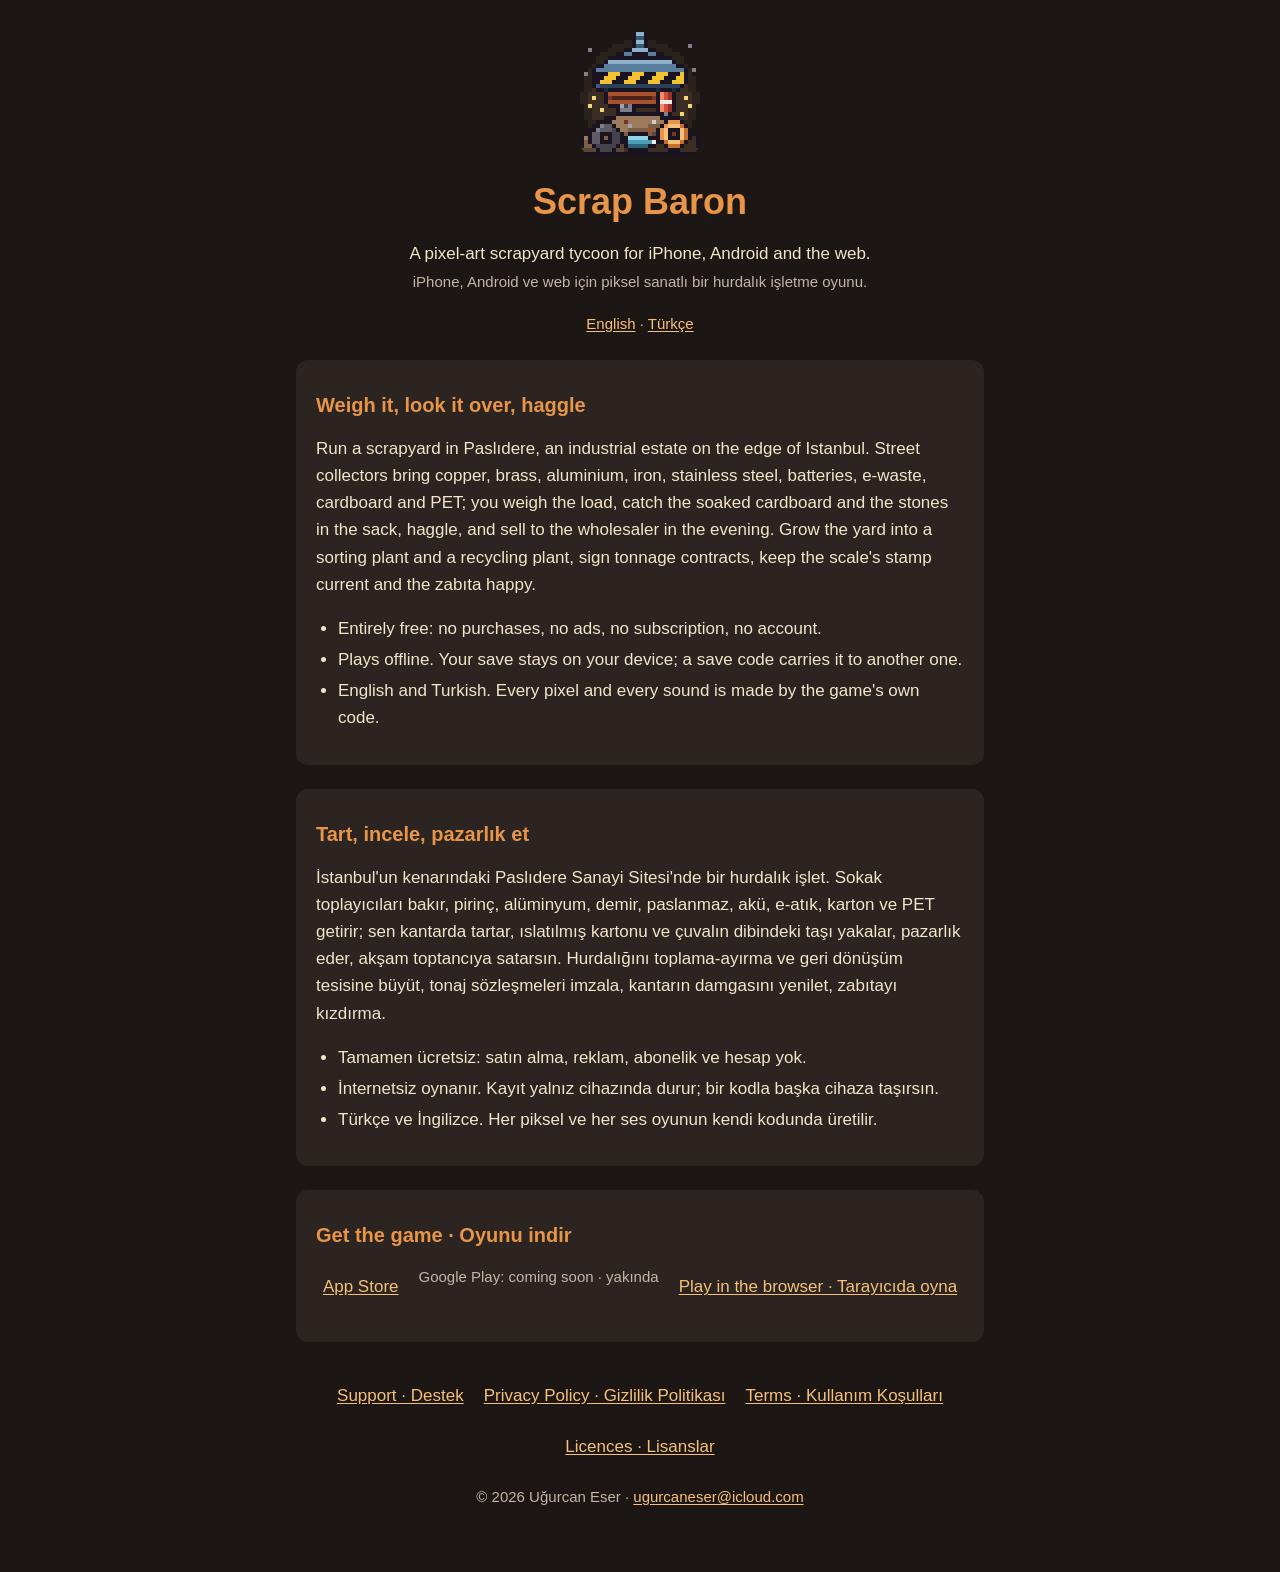
<file: index.html>
<!doctype html>
<html lang="en">
<head>
<meta charset="utf-8">
<meta name="viewport" content="width=device-width, initial-scale=1">
<meta name="color-scheme" content="dark">
<meta name="description" content="Scrap Baron: a pixel-art scrapyard tycoon set in Istanbul. Free, offline, no ads, no purchases, no accounts. Hurdalık işletme oyunu: ücretsiz, internetsiz, reklamsız.">
<title>Scrap Baron: Scrapyard Tycoon</title>
<link rel="icon" href="icon.png">
<link rel="apple-touch-icon" href="icon.png">
<link rel="stylesheet" href="style.css">
</head>
<body>
<main>
  <div class="hero">
    <img class="icon" src="icon.png" alt="Scrap Baron icon: a crane magnet lifting scrap over the heap" width="128" height="128">
    <h1>Scrap Baron</h1>
    <p>A pixel-art scrapyard tycoon for iPhone, Android and the web.<br>
       <span class="muted" lang="tr">iPhone, Android ve web için piksel sanatlı bir hurdalık işletme oyunu.</span></p>
    <p class="langs"><a href="#en">English</a> · <a href="#tr">Türkçe</a></p>
  </div>

  <section id="en" lang="en">
    <h2>Weigh it, look it over, haggle</h2>
    <p>Run a scrapyard in Paslıdere, an industrial estate on the edge of Istanbul. Street collectors bring copper, brass, aluminium, iron, stainless steel, batteries, e-waste, cardboard and PET; you weigh the load, catch the soaked cardboard and the stones in the sack, haggle, and sell to the wholesaler in the evening. Grow the yard into a sorting plant and a recycling plant, sign tonnage contracts, keep the scale's stamp current and the zabıta happy.</p>
    <ul>
      <li>Entirely free: no purchases, no ads, no subscription, no account.</li>
      <li>Plays offline. Your save stays on your device; a save code carries it to another one.</li>
      <li>English and Turkish. Every pixel and every sound is made by the game's own code.</li>
    </ul>
  </section>

  <section id="tr" lang="tr">
    <h2>Tart, incele, pazarlık et</h2>
    <p>İstanbul'un kenarındaki Paslıdere Sanayi Sitesi'nde bir hurdalık işlet. Sokak toplayıcıları bakır, pirinç, alüminyum, demir, paslanmaz, akü, e-atık, karton ve PET getirir; sen kantarda tartar, ıslatılmış kartonu ve çuvalın dibindeki taşı yakalar, pazarlık eder, akşam toptancıya satarsın. Hurdalığını toplama-ayırma ve geri dönüşüm tesisine büyüt, tonaj sözleşmeleri imzala, kantarın damgasını yenilet, zabıtayı kızdırma.</p>
    <ul>
      <li>Tamamen ücretsiz: satın alma, reklam, abonelik ve hesap yok.</li>
      <li>İnternetsiz oynanır. Kayıt yalnız cihazında durur; bir kodla başka cihaza taşırsın.</li>
      <li>Türkçe ve İngilizce. Her piksel ve her ses oyunun kendi kodunda üretilir.</li>
    </ul>
  </section>

  <section>
    <h2>Get the game · Oyunu indir</h2>
    <p class="links">
      <a href="https://apps.apple.com/app/id6823345818">App Store</a>
      <span class="muted">Google Play: coming soon · yakında</span>
      <a href="https://scrap-baron.ugurcaneser.workers.dev/">Play in the browser · Tarayıcıda oyna</a>
    </p>
  </section>

  <footer>
    <p class="links">
      <a href="support/">Support · Destek</a>
      <a href="privacy/">Privacy Policy · Gizlilik Politikası</a>
      <a href="terms/">Terms · Kullanım Koşulları</a>
      <a href="licenses/">Licences · Lisanslar</a>
    </p>
    <p class="muted">© 2026 Uğurcan Eser · <a href="mailto:ugurcaneser@icloud.com">ugurcaneser@icloud.com</a></p>
  </footer>
</main>
</body>
</html>
</file>
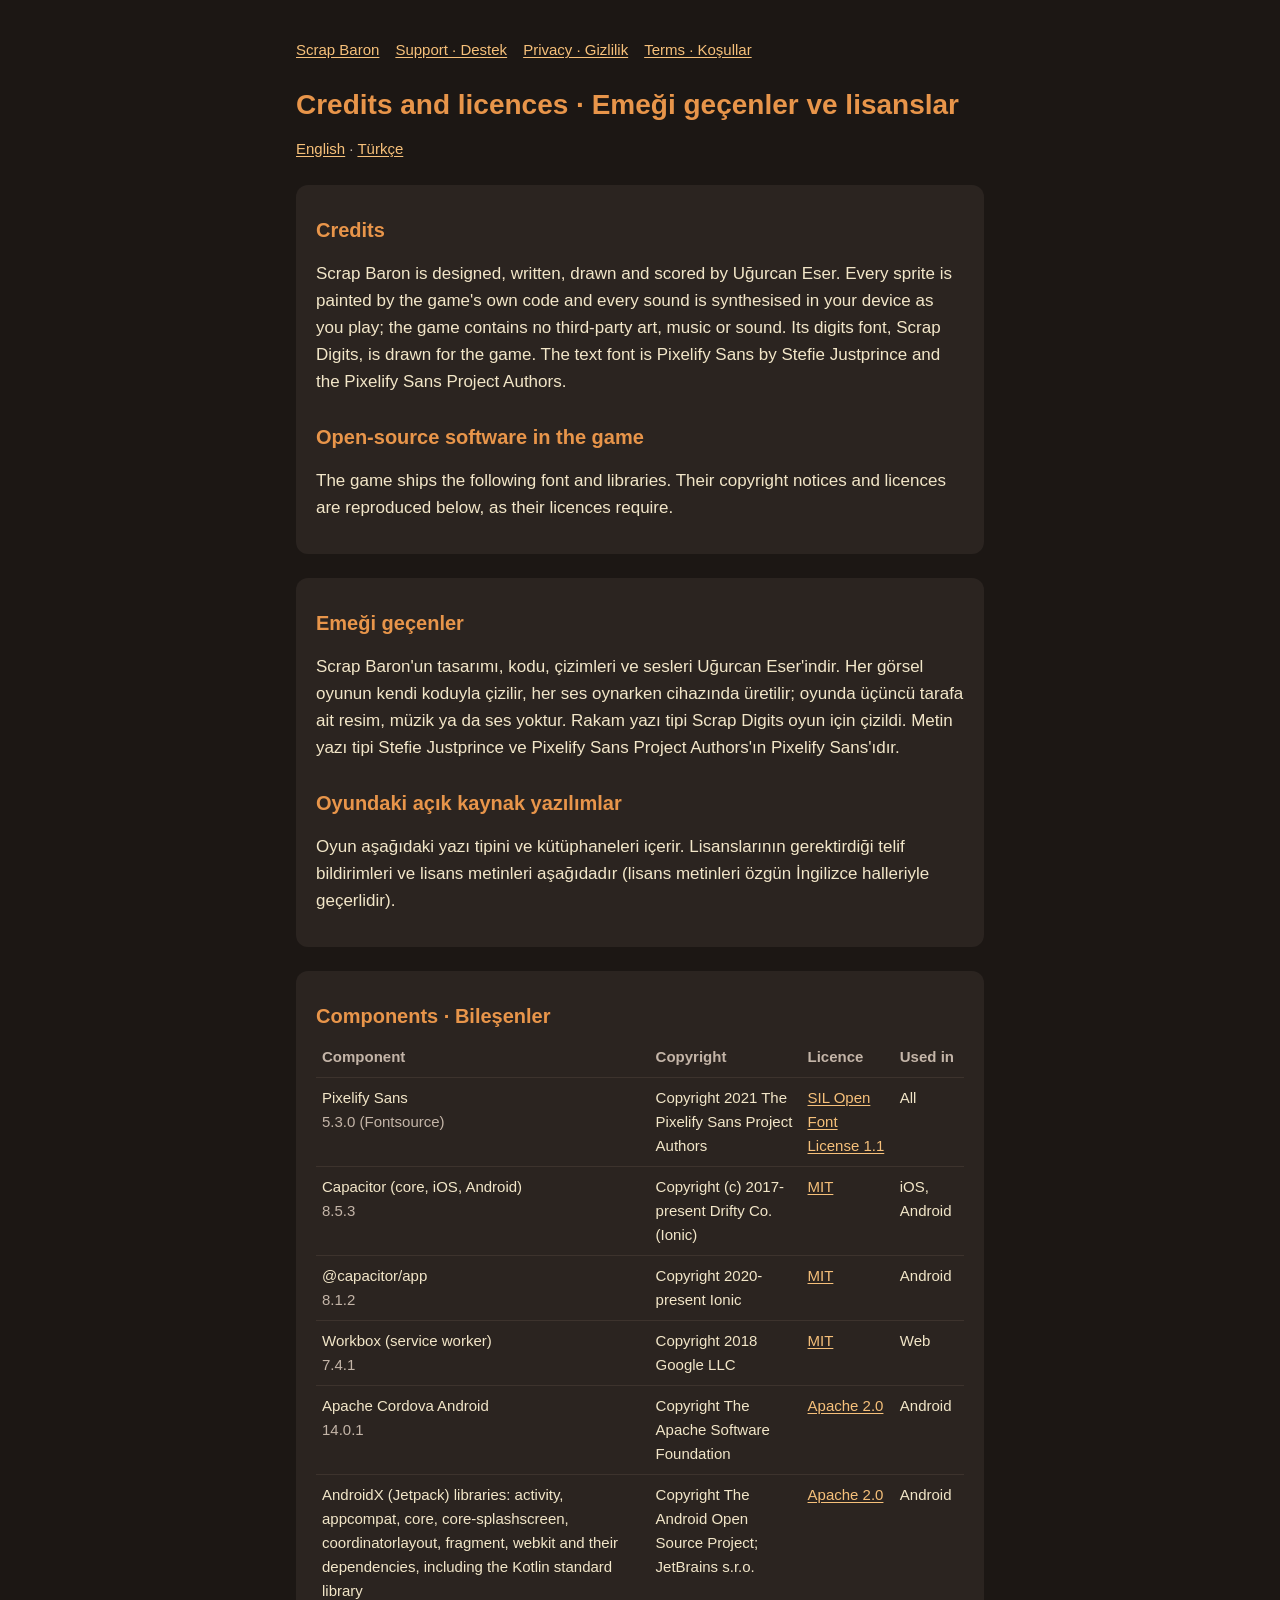
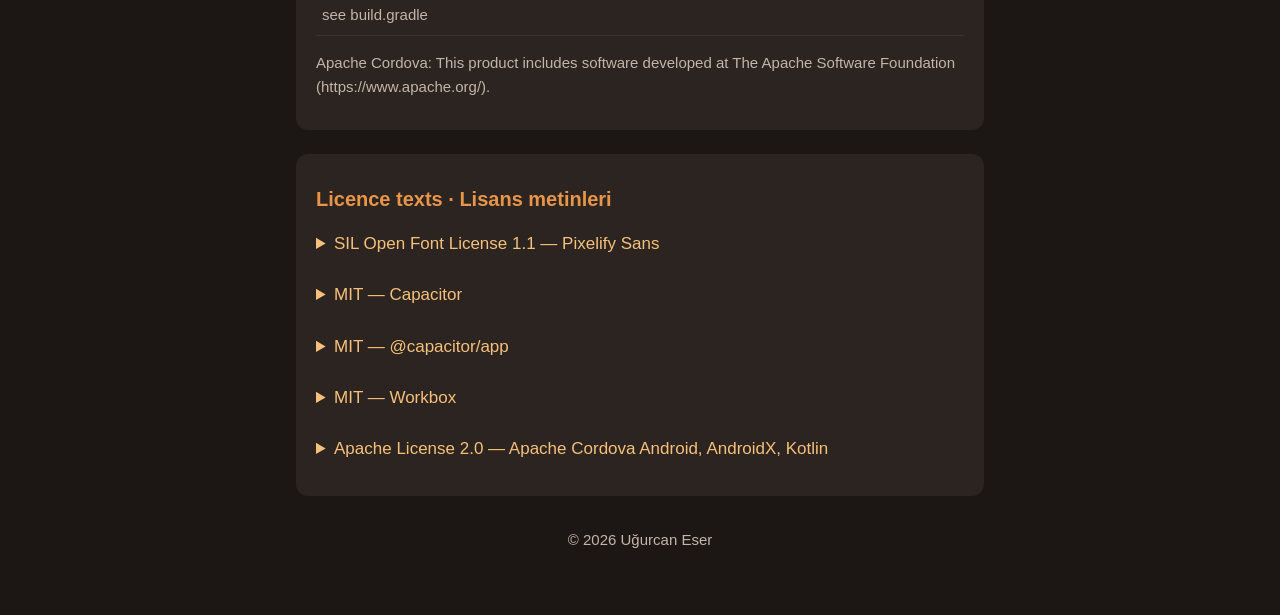
<file: licenses/index.html>
<!doctype html>
<html lang="en">
<head>
<meta charset="utf-8">
<meta name="viewport" content="width=device-width, initial-scale=1">
<meta name="color-scheme" content="dark">
<meta name="description" content="Scrap Baron credits and open-source licences. Scrap Baron emeği geçenler ve açık kaynak lisansları.">
<title>Scrap Baron – Licences / Lisanslar</title>
<link rel="icon" href="../icon.png">
<link rel="stylesheet" href="../style.css">
</head>
<body>
<main>
  <nav><a href="../">Scrap Baron</a><a href="../support/">Support · Destek</a><a href="../privacy/">Privacy · Gizlilik</a><a href="../terms/">Terms · Koşullar</a></nav>
  <h1>Credits and licences · Emeği geçenler ve lisanslar</h1>
  <p class="langs"><a href="#en">English</a> · <a href="#tr">Türkçe</a></p>

  <section id="en" lang="en">
    <h2>Credits</h2>
    <p>Scrap Baron is designed, written, drawn and scored by Uğurcan Eser. Every sprite is painted by the game's own code and every sound is synthesised in your device as you play; the game contains no third-party art, music or sound. Its digits font, Scrap Digits, is drawn for the game. The text font is Pixelify Sans by Stefie Justprince and the Pixelify Sans Project Authors.</p>
    <h2>Open-source software in the game</h2>
    <p>The game ships the following font and libraries. Their copyright notices and licences are reproduced below, as their licences require.</p>
  </section>

  <section id="tr" lang="tr">
    <h2>Emeği geçenler</h2>
    <p>Scrap Baron'un tasarımı, kodu, çizimleri ve sesleri Uğurcan Eser'indir. Her görsel oyunun kendi koduyla çizilir, her ses oynarken cihazında üretilir; oyunda üçüncü tarafa ait resim, müzik ya da ses yoktur. Rakam yazı tipi Scrap Digits oyun için çizildi. Metin yazı tipi Stefie Justprince ve Pixelify Sans Project Authors'ın Pixelify Sans'ıdır.</p>
    <h2>Oyundaki açık kaynak yazılımlar</h2>
    <p>Oyun aşağıdaki yazı tipini ve kütüphaneleri içerir. Lisanslarının gerektirdiği telif bildirimleri ve lisans metinleri aşağıdadır (lisans metinleri özgün İngilizce halleriyle geçerlidir).</p>
  </section>

  <section>
    <h2>Components · Bileşenler</h2>
    <!-- Native list to re-check before each release: ./gradlew :app:dependencies --configuration releaseRuntimeClasspath (or the cashapp/licensee plugin) and the Xcode Package.resolved. -->
    <table>
      <thead><tr><th>Component</th><th>Copyright</th><th>Licence</th><th>Used in</th></tr></thead>
      <tbody>
        <tr><td>Pixelify Sans<br><span class="muted">5.3.0 (Fontsource)</span></td><td>Copyright 2021 The Pixelify Sans Project Authors</td><td><a href="#ofl">SIL Open Font License 1.1</a></td><td>All</td></tr>
        <tr><td>Capacitor (core, iOS, Android)<br><span class="muted">8.5.3</span></td><td>Copyright (c) 2017-present Drifty Co. (Ionic)</td><td><a href="#mit-capacitor">MIT</a></td><td>iOS, Android</td></tr>
        <tr><td>@capacitor/app<br><span class="muted">8.1.2</span></td><td>Copyright 2020-present Ionic</td><td><a href="#mit-capacitor-app">MIT</a></td><td>Android</td></tr>
        <tr><td>Workbox (service worker)<br><span class="muted">7.4.1</span></td><td>Copyright 2018 Google LLC</td><td><a href="#mit-workbox">MIT</a></td><td>Web</td></tr>
        <tr><td>Apache Cordova Android<br><span class="muted">14.0.1</span></td><td>Copyright The Apache Software Foundation</td><td><a href="#apache">Apache 2.0</a></td><td>Android</td></tr>
        <tr><td>AndroidX (Jetpack) libraries: activity, appcompat, core, core-splashscreen, coordinatorlayout, fragment, webkit and their dependencies, including the Kotlin standard library<br><span class="muted">see build.gradle</span></td><td>Copyright The Android Open Source Project; JetBrains s.r.o.</td><td><a href="#apache">Apache 2.0</a></td><td>Android</td></tr>
      </tbody>
    </table>
    <p class="muted">Apache Cordova: This product includes software developed at The Apache Software Foundation (https://www.apache.org/).</p>
  </section>

  <section>
    <h2>Licence texts · Lisans metinleri</h2>
    <details id="ofl">
      <summary>SIL Open Font License 1.1 — Pixelify Sans</summary>
      <pre>Copyright 2021 The Pixelify Sans Project Authors (https://github.com/eifetx/Pixelify-Sans)

This Font Software is licensed under the SIL Open Font License, Version 1.1.
This license is copied below, and is also available with a FAQ at:
http://scripts.sil.org/OFL


-----------------------------------------------------------
SIL OPEN FONT LICENSE Version 1.1 - 26 February 2007
-----------------------------------------------------------

PREAMBLE
The goals of the Open Font License (OFL) are to stimulate worldwide
development of collaborative font projects, to support the font creation
efforts of academic and linguistic communities, and to provide a free and
open framework in which fonts may be shared and improved in partnership
with others.

The OFL allows the licensed fonts to be used, studied, modified and
redistributed freely as long as they are not sold by themselves. The
fonts, including any derivative works, can be bundled, embedded,
redistributed and/or sold with any software provided that any reserved
names are not used by derivative works. The fonts and derivatives,
however, cannot be released under any other type of license. The
requirement for fonts to remain under this license does not apply
to any document created using the fonts or their derivatives.

DEFINITIONS
"Font Software" refers to the set of files released by the Copyright
Holder(s) under this license and clearly marked as such. This may
include source files, build scripts and documentation.

"Reserved Font Name" refers to any names specified as such after the
copyright statement(s).

"Original Version" refers to the collection of Font Software components as
distributed by the Copyright Holder(s).

"Modified Version" refers to any derivative made by adding to, deleting,
or substituting -- in part or in whole -- any of the components of the
Original Version, by changing formats or by porting the Font Software to a
new environment.

"Author" refers to any designer, engineer, programmer, technical
writer or other person who contributed to the Font Software.

PERMISSION &amp; CONDITIONS
Permission is hereby granted, free of charge, to any person obtaining
a copy of the Font Software, to use, study, copy, merge, embed, modify,
redistribute, and sell modified and unmodified copies of the Font
Software, subject to the following conditions:

1) Neither the Font Software nor any of its individual components,
in Original or Modified Versions, may be sold by itself.

2) Original or Modified Versions of the Font Software may be bundled,
redistributed and/or sold with any software, provided that each copy
contains the above copyright notice and this license. These can be
included either as stand-alone text files, human-readable headers or
in the appropriate machine-readable metadata fields within text or
binary files as long as those fields can be easily viewed by the user.

3) No Modified Version of the Font Software may use the Reserved Font
Name(s) unless explicit written permission is granted by the corresponding
Copyright Holder. This restriction only applies to the primary font name as
presented to the users.

4) The name(s) of the Copyright Holder(s) or the Author(s) of the Font
Software shall not be used to promote, endorse or advertise any
Modified Version, except to acknowledge the contribution(s) of the
Copyright Holder(s) and the Author(s) or with their explicit written
permission.

5) The Font Software, modified or unmodified, in part or in whole,
must be distributed entirely under this license, and must not be
distributed under any other license. The requirement for fonts to
remain under this license does not apply to any document created
using the Font Software.

TERMINATION
This license becomes null and void if any of the above conditions are
not met.

DISCLAIMER
THE FONT SOFTWARE IS PROVIDED "AS IS", WITHOUT WARRANTY OF ANY KIND,
EXPRESS OR IMPLIED, INCLUDING BUT NOT LIMITED TO ANY WARRANTIES OF
MERCHANTABILITY, FITNESS FOR A PARTICULAR PURPOSE AND NONINFRINGEMENT
OF COPYRIGHT, PATENT, TRADEMARK, OR OTHER RIGHT. IN NO EVENT SHALL THE
COPYRIGHT HOLDER BE LIABLE FOR ANY CLAIM, DAMAGES OR OTHER LIABILITY,
INCLUDING ANY GENERAL, SPECIAL, INDIRECT, INCIDENTAL, OR CONSEQUENTIAL
DAMAGES, WHETHER IN AN ACTION OF CONTRACT, TORT OR OTHERWISE, ARISING
FROM, OUT OF THE USE OR INABILITY TO USE THE FONT SOFTWARE OR FROM
OTHER DEALINGS IN THE FONT SOFTWARE.</pre>
    </details>
    <details id="mit-capacitor">
      <summary>MIT — Capacitor</summary>
      <pre>MIT License

Copyright (c) 2017-present Drifty Co.

Permission is hereby granted, free of charge, to any person obtaining a copy
of this software and associated documentation files (the "Software"), to deal
in the Software without restriction, including without limitation the rights
to use, copy, modify, merge, publish, distribute, sublicense, and/or sell
copies of the Software, and to permit persons to whom the Software is
furnished to do so, subject to the following conditions:

The above copyright notice and this permission notice shall be included in all
copies or substantial portions of the Software.

THE SOFTWARE IS PROVIDED "AS IS", WITHOUT WARRANTY OF ANY KIND, EXPRESS OR
IMPLIED, INCLUDING BUT NOT LIMITED TO THE WARRANTIES OF MERCHANTABILITY,
FITNESS FOR A PARTICULAR PURPOSE AND NONINFRINGEMENT. IN NO EVENT SHALL THE
AUTHORS OR COPYRIGHT HOLDERS BE LIABLE FOR ANY CLAIM, DAMAGES OR OTHER
LIABILITY, WHETHER IN AN ACTION OF CONTRACT, TORT OR OTHERWISE, ARISING FROM,
OUT OF OR IN CONNECTION WITH THE SOFTWARE OR THE USE OR OTHER DEALINGS IN THE
SOFTWARE.</pre>
    </details>
    <details id="mit-capacitor-app">
      <summary>MIT — @capacitor/app</summary>
      <pre>Copyright 2020-present Ionic
https://ionic.io

MIT License

Permission is hereby granted, free of charge, to any person obtaining
a copy of this software and associated documentation files (the
"Software"), to deal in the Software without restriction, including
without limitation the rights to use, copy, modify, merge, publish,
distribute, sublicense, and/or sell copies of the Software, and to
permit persons to whom the Software is furnished to do so, subject to
the following conditions:

The above copyright notice and this permission notice shall be
included in all copies or substantial portions of the Software.

THE SOFTWARE IS PROVIDED "AS IS", WITHOUT WARRANTY OF ANY KIND,
EXPRESS OR IMPLIED, INCLUDING BUT NOT LIMITED TO THE WARRANTIES OF
MERCHANTABILITY, FITNESS FOR A PARTICULAR PURPOSE AND
NONINFRINGEMENT. IN NO EVENT SHALL THE AUTHORS OR COPYRIGHT HOLDERS BE
LIABLE FOR ANY CLAIM, DAMAGES OR OTHER LIABILITY, WHETHER IN AN ACTION
OF CONTRACT, TORT OR OTHERWISE, ARISING FROM, OUT OF OR IN CONNECTION
WITH THE SOFTWARE OR THE USE OR OTHER DEALINGS IN THE SOFTWARE.</pre>
    </details>
    <details id="mit-workbox">
      <summary>MIT — Workbox</summary>
      <pre>Copyright 2018 Google LLC

Permission is hereby granted, free of charge, to any person obtaining a copy
of this software and associated documentation files (the "Software"), to deal
in the Software without restriction, including without limitation the rights
to use, copy, modify, merge, publish, distribute, sublicense, and/or sell
copies of the Software, and to permit persons to whom the Software is
furnished to do so, subject to the following conditions:

The above copyright notice and this permission notice shall be included in
all copies or substantial portions of the Software.

THE SOFTWARE IS PROVIDED "AS IS", WITHOUT WARRANTY OF ANY KIND, EXPRESS OR
IMPLIED, INCLUDING BUT NOT LIMITED TO THE WARRANTIES OF MERCHANTABILITY,
FITNESS FOR A PARTICULAR PURPOSE AND NONINFRINGEMENT. IN NO EVENT SHALL THE
AUTHORS OR COPYRIGHT HOLDERS BE LIABLE FOR ANY CLAIM, DAMAGES OR OTHER
LIABILITY, WHETHER IN AN ACTION OF CONTRACT, TORT OR OTHERWISE, ARISING FROM,
OUT OF OR IN CONNECTION WITH THE SOFTWARE OR THE USE OR OTHER DEALINGS IN
THE SOFTWARE.</pre>
    </details>
    <details id="apache">
      <summary>Apache License 2.0 — Apache Cordova Android, AndroidX, Kotlin</summary>
      <pre>Apache License

Version 2.0, January 2004

http://www.apache.org/licenses/ 

TERMS AND CONDITIONS FOR USE, REPRODUCTION, AND DISTRIBUTION

1. Definitions.

"License" shall mean the terms and conditions for use, reproduction, and distribution as defined by Sections 1 through 9 of this document.

"Licensor" shall mean the copyright owner or entity authorized by the copyright owner that is granting the License.

"Legal Entity" shall mean the union of the acting entity and all other entities that control, are controlled by, or are under common control with that entity. For the purposes of this definition, "control" means (i) the power, direct or indirect, to cause the direction or management of such entity, whether by contract or otherwise, or (ii) ownership of fifty percent (50%) or more of the outstanding shares, or (iii) beneficial ownership of such entity.

"You" (or "Your") shall mean an individual or Legal Entity exercising permissions granted by this License.

"Source" form shall mean the preferred form for making modifications, including but not limited to software source code, documentation source, and configuration files.

"Object" form shall mean any form resulting from mechanical transformation or translation of a Source form, including but not limited to compiled object code, generated documentation, and conversions to other media types.

"Work" shall mean the work of authorship, whether in Source or Object form, made available under the License, as indicated by a copyright notice that is included in or attached to the work (an example is provided in the Appendix below).

"Derivative Works" shall mean any work, whether in Source or Object form, that is based on (or derived from) the Work and for which the editorial revisions, annotations, elaborations, or other modifications represent, as a whole, an original work of authorship. For the purposes of this License, Derivative Works shall not include works that remain separable from, or merely link (or bind by name) to the interfaces of, the Work and Derivative Works thereof.

"Contribution" shall mean any work of authorship, including the original version of the Work and any modifications or additions to that Work or Derivative Works thereof, that is intentionally submitted to Licensor for inclusion in the Work by the copyright owner or by an individual or Legal Entity authorized to submit on behalf of the copyright owner. For the purposes of this definition, "submitted" means any form of electronic, verbal, or written communication sent to the Licensor or its representatives, including but not limited to communication on electronic mailing lists, source code control systems, and issue tracking systems that are managed by, or on behalf of, the Licensor for the purpose of discussing and improving the Work, but excluding communication that is conspicuously marked or otherwise designated in writing by the copyright owner as "Not a Contribution."

"Contributor" shall mean Licensor and any individual or Legal Entity on behalf of whom a Contribution has been received by Licensor and subsequently incorporated within the Work.

2. Grant of Copyright License. Subject to the terms and conditions of this License, each Contributor hereby grants to You a perpetual, worldwide, non-exclusive, no-charge, royalty-free, irrevocable copyright license to reproduce, prepare Derivative Works of, publicly display, publicly perform, sublicense, and distribute the Work and such Derivative Works in Source or Object form.

3. Grant of Patent License. Subject to the terms and conditions of this License, each Contributor hereby grants to You a perpetual, worldwide, non-exclusive, no-charge, royalty-free, irrevocable (except as stated in this section) patent license to make, have made, use, offer to sell, sell, import, and otherwise transfer the Work, where such license applies only to those patent claims licensable by such Contributor that are necessarily infringed by their Contribution(s) alone or by combination of their Contribution(s) with the Work to which such Contribution(s) was submitted. If You institute patent litigation against any entity (including a cross-claim or counterclaim in a lawsuit) alleging that the Work or a Contribution incorporated within the Work constitutes direct or contributory patent infringement, then any patent licenses granted to You under this License for that Work shall terminate as of the date such litigation is filed.

4. Redistribution. You may reproduce and distribute copies of the Work or Derivative Works thereof in any medium, with or without modifications, and in Source or Object form, provided that You meet the following conditions:

You must give any other recipients of the Work or Derivative Works a copy of this License; and

You must cause any modified files to carry prominent notices stating that You changed the files; and

You must retain, in the Source form of any Derivative Works that You distribute, all copyright, patent, trademark, and attribution notices from the Source form of the Work, excluding those notices that do not pertain to any part of the Derivative Works; and

If the Work includes a "NOTICE" text file as part of its distribution, then any Derivative Works that You distribute must include a readable copy of the attribution notices contained within such NOTICE file, excluding those notices that do not pertain to any part of the Derivative Works, in at least one of the following places: within a NOTICE text file distributed as part of the Derivative Works; within the Source form or documentation, if provided along with the Derivative Works; or, within a display generated by the Derivative Works, if and wherever such third-party notices normally appear. The contents of the NOTICE file are for informational purposes only and do not modify the License. You may add Your own attribution notices within Derivative Works that You distribute, alongside or as an addendum to the NOTICE text from the Work, provided that such additional attribution notices cannot be construed as modifying the License. You may add Your own copyright statement to Your modifications and may provide additional or different license terms and conditions for use, reproduction, or distribution of Your modifications, or for any such Derivative Works as a whole, provided Your use, reproduction, and distribution of the Work otherwise complies with the conditions stated in this License.

5. Submission of Contributions. Unless You explicitly state otherwise, any Contribution intentionally submitted for inclusion in the Work by You to the Licensor shall be under the terms and conditions of this License, without any additional terms or conditions. Notwithstanding the above, nothing herein shall supersede or modify the terms of any separate license agreement you may have executed with Licensor regarding such Contributions.

6. Trademarks. This License does not grant permission to use the trade names, trademarks, service marks, or product names of the Licensor, except as required for reasonable and customary use in describing the origin of the Work and reproducing the content of the NOTICE file.

7. Disclaimer of Warranty. Unless required by applicable law or agreed to in writing, Licensor provides the Work (and each Contributor provides its Contributions) on an "AS IS" BASIS, WITHOUT WARRANTIES OR CONDITIONS OF ANY KIND, either express or implied, including, without limitation, any warranties or conditions of TITLE, NON-INFRINGEMENT, MERCHANTABILITY, or FITNESS FOR A PARTICULAR PURPOSE. You are solely responsible for determining the appropriateness of using or redistributing the Work and assume any risks associated with Your exercise of permissions under this License.

8. Limitation of Liability. In no event and under no legal theory, whether in tort (including negligence), contract, or otherwise, unless required by applicable law (such as deliberate and grossly negligent acts) or agreed to in writing, shall any Contributor be liable to You for damages, including any direct, indirect, special, incidental, or consequential damages of any character arising as a result of this License or out of the use or inability to use the Work (including but not limited to damages for loss of goodwill, work stoppage, computer failure or malfunction, or any and all other commercial damages or losses), even if such Contributor has been advised of the possibility of such damages.

9. Accepting Warranty or Additional Liability. While redistributing the Work or Derivative Works thereof, You may choose to offer, and charge a fee for, acceptance of support, warranty, indemnity, or other liability obligations and/or rights consistent with this License. However, in accepting such obligations, You may act only on Your own behalf and on Your sole responsibility, not on behalf of any other Contributor, and only if You agree to indemnify, defend, and hold each Contributor harmless for any liability incurred by, or claims asserted against, such Contributor by reason of your accepting any such warranty or additional liability.

END OF TERMS AND CONDITIONS</pre>
    </details>
  </section>

  <footer>
    <p class="muted">© 2026 Uğurcan Eser</p>
  </footer>
</main>
<script>
  // A link to a licence opens its text.
  function openHash() { var d = document.getElementById(location.hash.slice(1)); if (d && d.tagName === 'DETAILS') d.open = true; }
  addEventListener('hashchange', openHash); openHash();
</script>
</body>
</html>
</file>
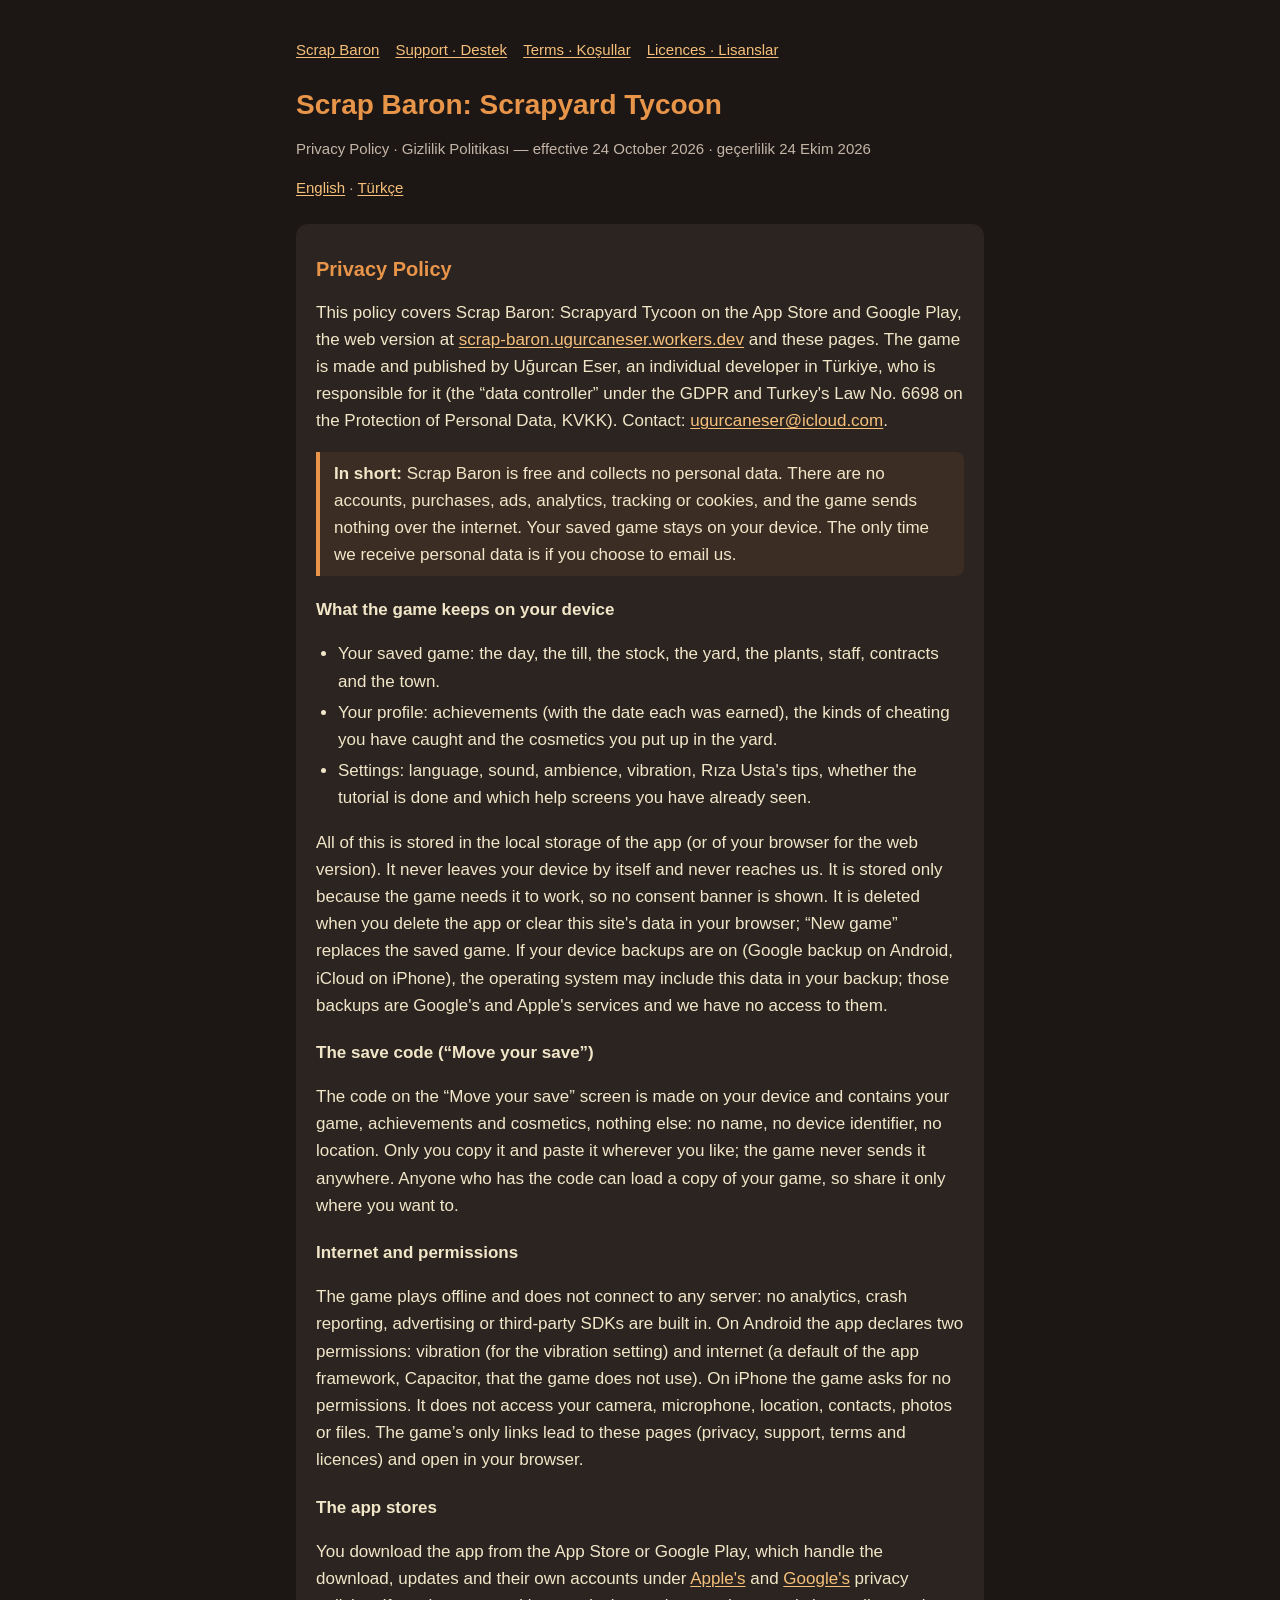
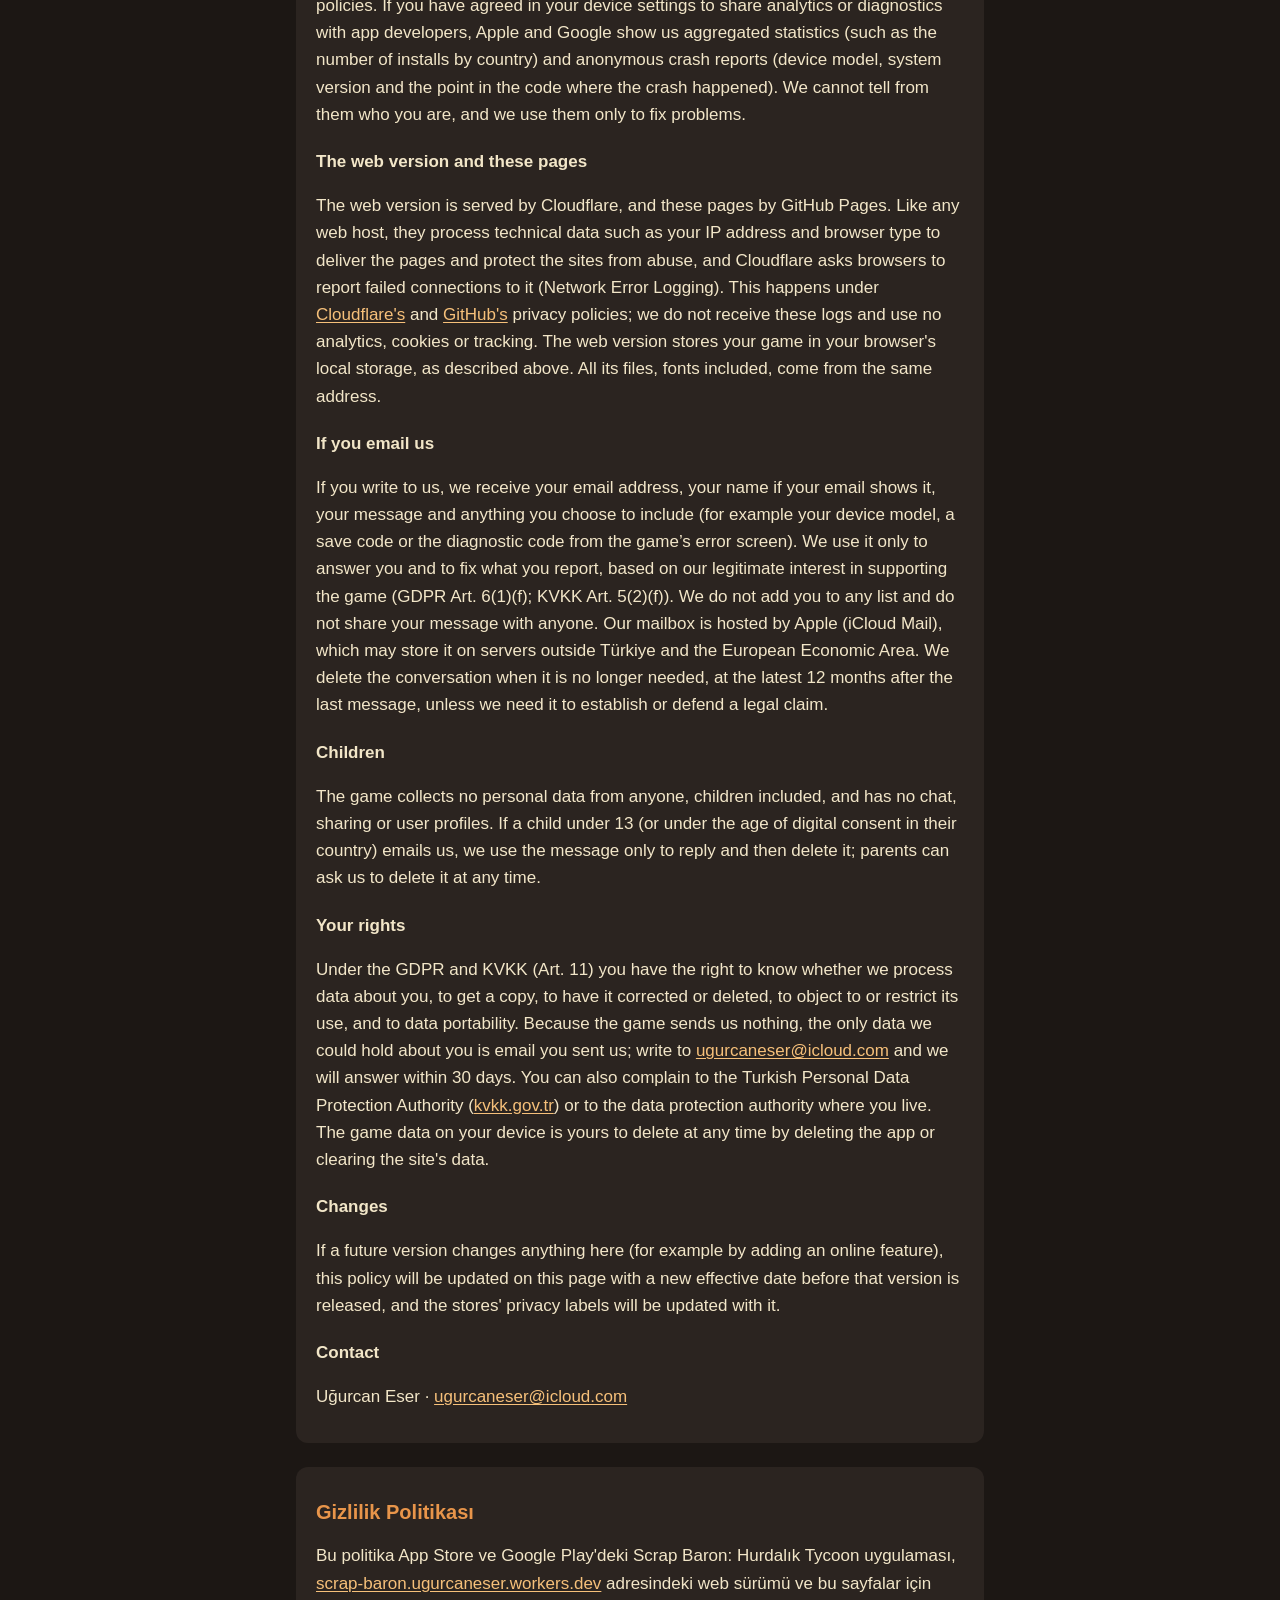
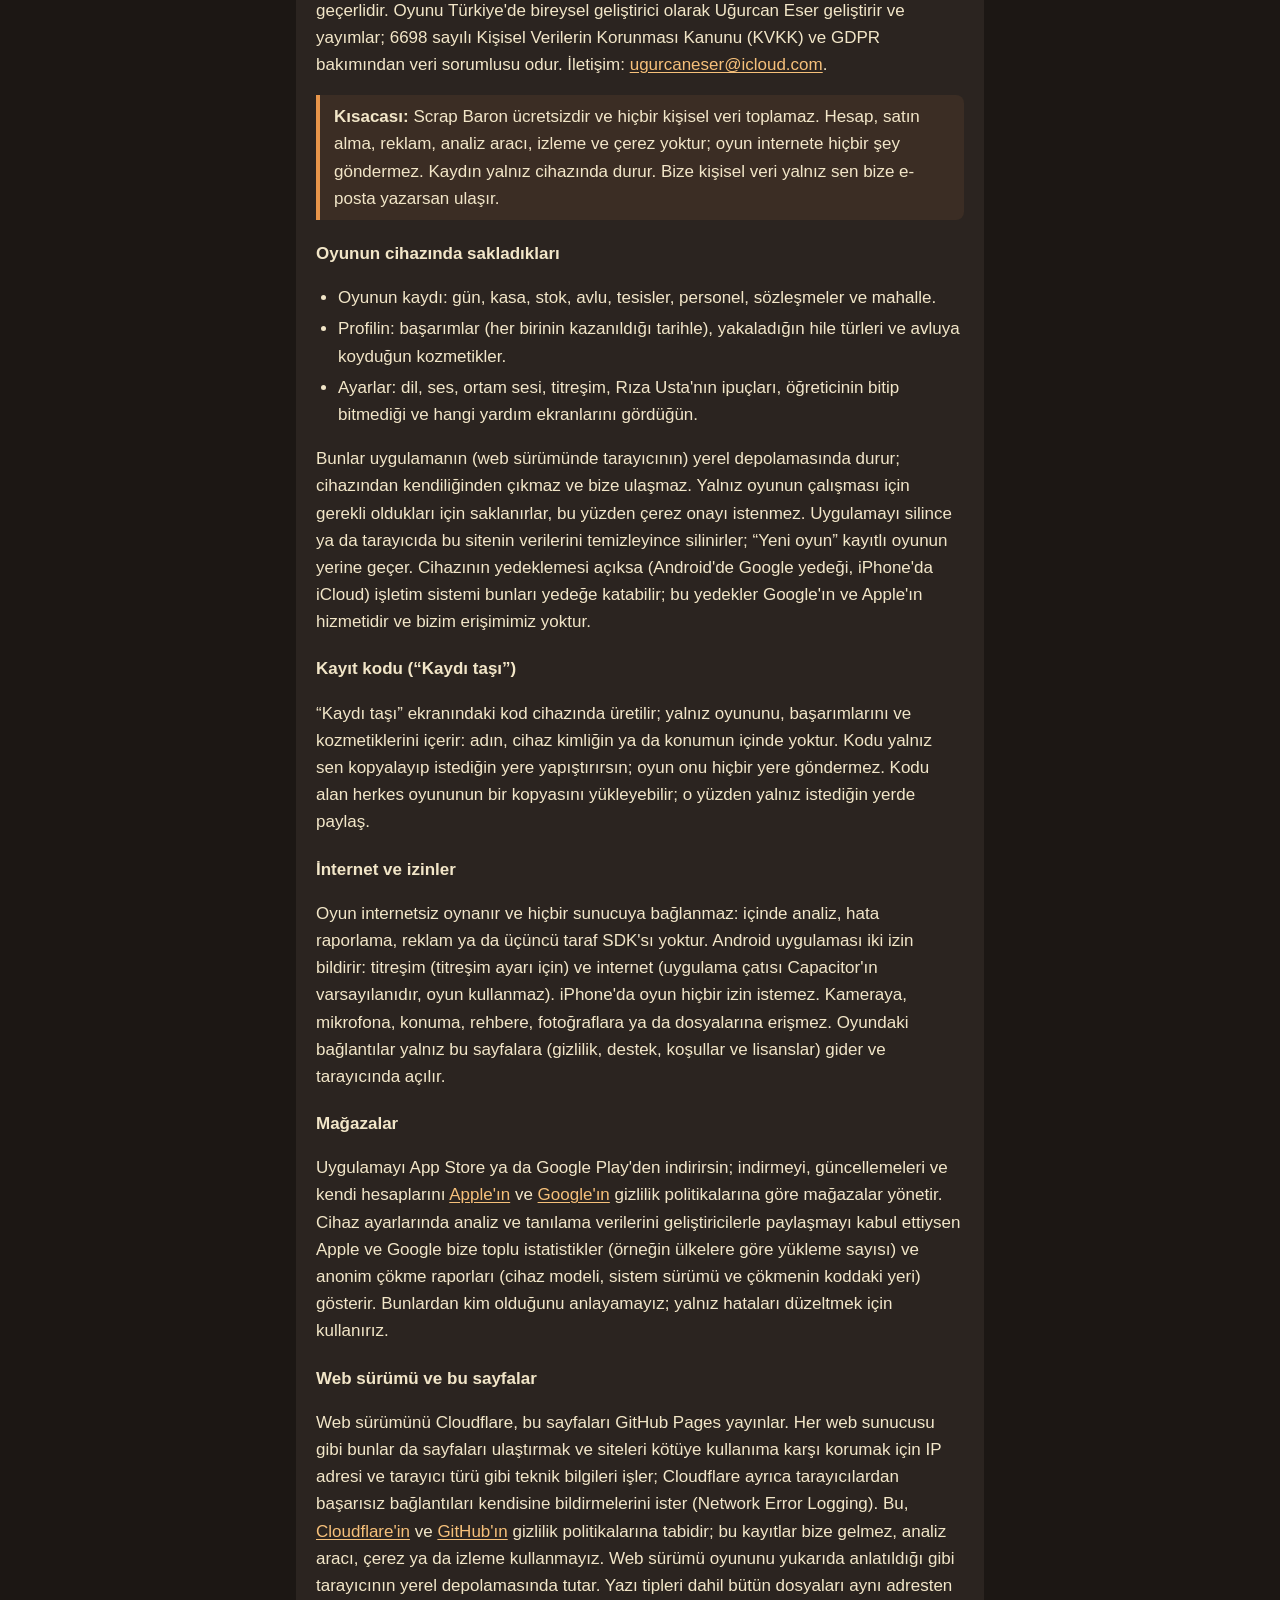
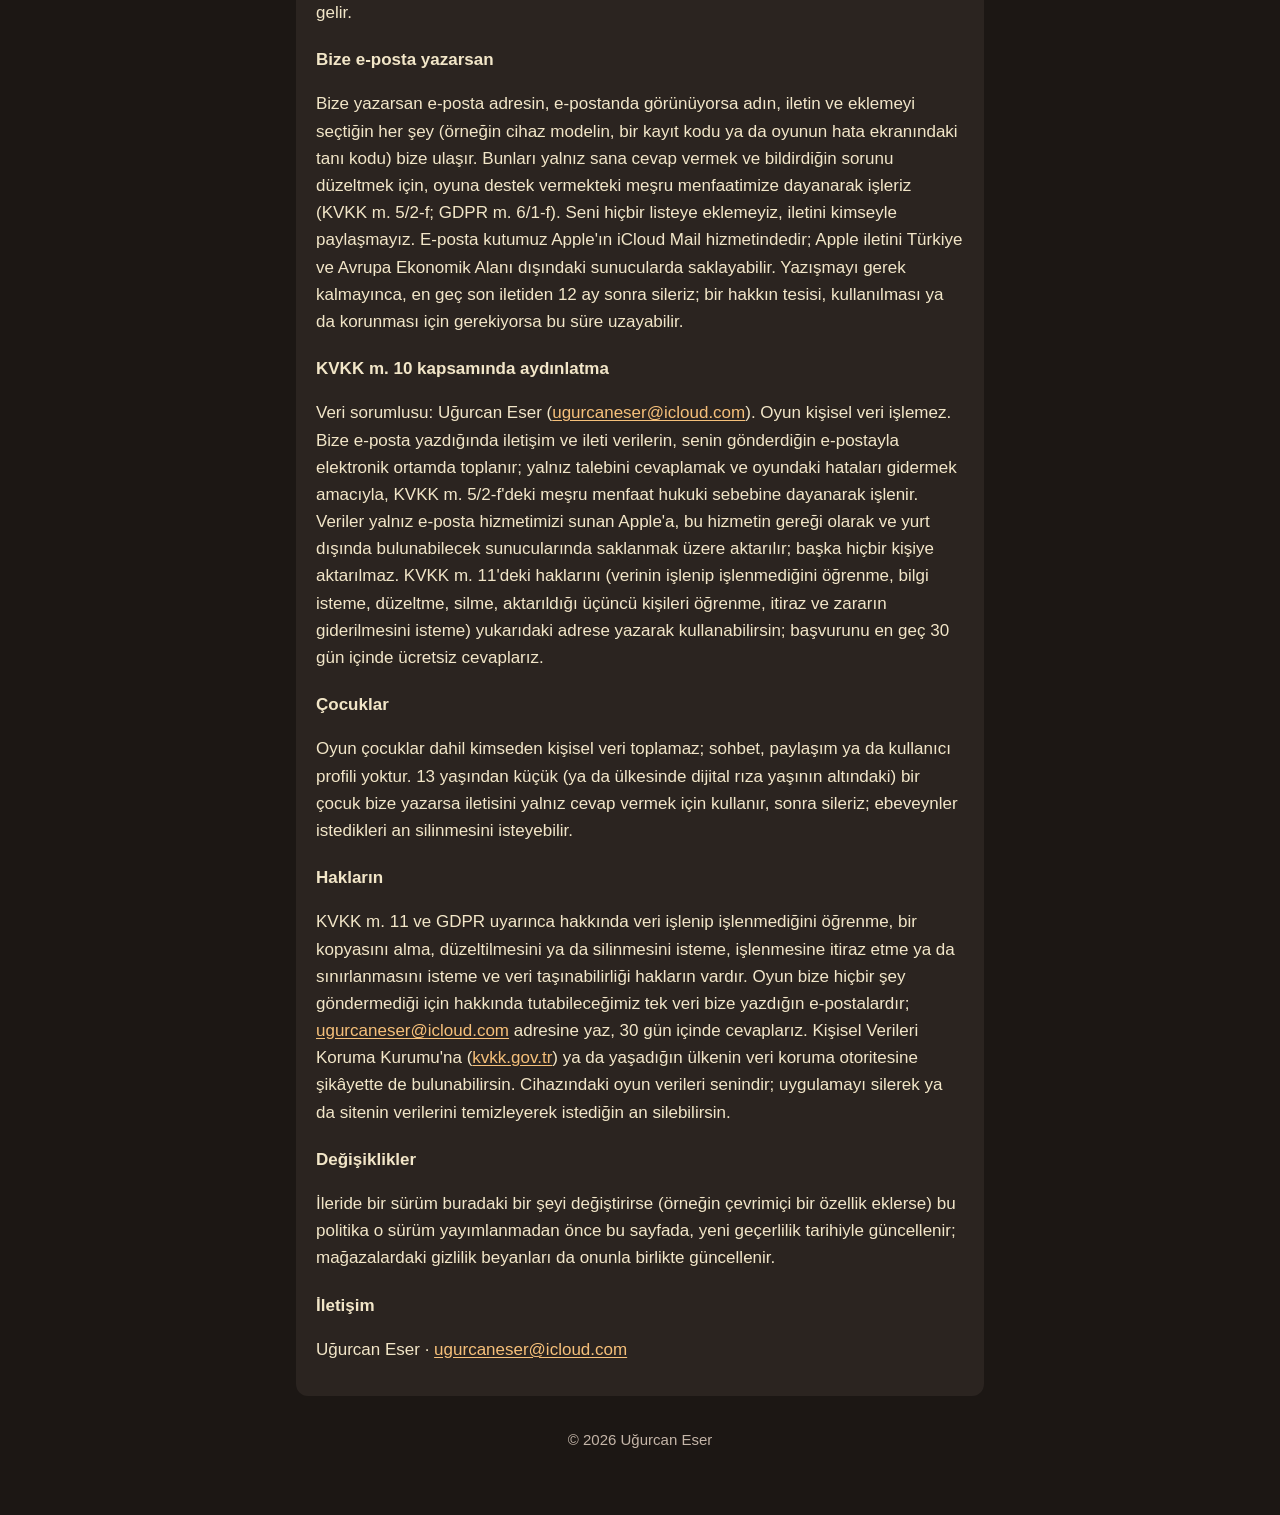
<file: privacy/index.html>
<!doctype html>
<html lang="en">
<head>
<meta charset="utf-8">
<meta name="viewport" content="width=device-width, initial-scale=1">
<meta name="color-scheme" content="dark">
<meta name="description" content="Scrap Baron privacy policy: the game collects no personal data. Scrap Baron gizlilik politikası: oyun kişisel veri toplamaz.">
<title>Scrap Baron – Privacy Policy / Gizlilik Politikası</title>
<link rel="icon" href="../icon.png">
<link rel="stylesheet" href="../style.css">
</head>
<body>
<main>
  <nav><a href="../">Scrap Baron</a><a href="../support/">Support · Destek</a><a href="../terms/">Terms · Koşullar</a><a href="../licenses/">Licences · Lisanslar</a></nav>
  <h1>Scrap Baron: Scrapyard Tycoon</h1>
  <!-- Replace both placeholders with the publishing date, e.g. "1 November 2026" / "1 Kasım 2026". -->
  <p class="muted">Privacy Policy · Gizlilik Politikası — effective 24 October 2026 · geçerlilik 24 Ekim 2026</p>
  <p class="langs"><a href="#en">English</a> · <a href="#tr">Türkçe</a></p>

  <section id="en" lang="en">
    <h2>Privacy Policy</h2>
    <p>This policy covers Scrap Baron: Scrapyard Tycoon on the App Store and Google Play, the web version at <a href="https://scrap-baron.ugurcaneser.workers.dev/">scrap-baron.ugurcaneser.workers.dev</a> and these pages. The game is made and published by Uğurcan Eser, an individual developer in Türkiye, who is responsible for it (the “data controller” under the GDPR and Turkey's Law No. 6698 on the Protection of Personal Data, KVKK). Contact: <a href="mailto:ugurcaneser@icloud.com">ugurcaneser@icloud.com</a>.</p>
    <p class="lead"><strong>In short:</strong> Scrap Baron is free and collects no personal data. There are no accounts, purchases, ads, analytics, tracking or cookies, and the game sends nothing over the internet. Your saved game stays on your device. The only time we receive personal data is if you choose to email us.</p>

    <h3>What the game keeps on your device</h3>
    <ul>
      <li>Your saved game: the day, the till, the stock, the yard, the plants, staff, contracts and the town.</li>
      <li>Your profile: achievements (with the date each was earned), the kinds of cheating you have caught and the cosmetics you put up in the yard.</li>
      <li>Settings: language, sound, ambience, vibration, Rıza Usta's tips, whether the tutorial is done and which help screens you have already seen.</li>
    </ul>
    <p>All of this is stored in the local storage of the app (or of your browser for the web version). It never leaves your device by itself and never reaches us. It is stored only because the game needs it to work, so no consent banner is shown. It is deleted when you delete the app or clear this site's data in your browser; “New game” replaces the saved game. If your device backups are on (Google backup on Android, iCloud on iPhone), the operating system may include this data in your backup; those backups are Google's and Apple's services and we have no access to them.</p>

    <h3>The save code (“Move your save”)</h3>
    <p>The code on the “Move your save” screen is made on your device and contains your game, achievements and cosmetics, nothing else: no name, no device identifier, no location. Only you copy it and paste it wherever you like; the game never sends it anywhere. Anyone who has the code can load a copy of your game, so share it only where you want to.</p>

    <h3>Internet and permissions</h3>
    <p>The game plays offline and does not connect to any server: no analytics, crash reporting, advertising or third-party SDKs are built in. On Android the app declares two permissions: vibration (for the vibration setting) and internet (a default of the app framework, Capacitor, that the game does not use). On iPhone the game asks for no permissions. It does not access your camera, microphone, location, contacts, photos or files. The game’s only links lead to these pages (privacy, support, terms and licences) and open in your browser.</p>

    <h3>The app stores</h3>
    <p>You download the app from the App Store or Google Play, which handle the download, updates and their own accounts under <a href="https://www.apple.com/legal/privacy/">Apple's</a> and <a href="https://policies.google.com/privacy">Google's</a> privacy policies. If you have agreed in your device settings to share analytics or diagnostics with app developers, Apple and Google show us aggregated statistics (such as the number of installs by country) and anonymous crash reports (device model, system version and the point in the code where the crash happened). We cannot tell from them who you are, and we use them only to fix problems.</p>

    <h3>The web version and these pages</h3>
    <p>The web version is served by Cloudflare, and these pages by GitHub Pages. Like any web host, they process technical data such as your IP address and browser type to deliver the pages and protect the sites from abuse, and Cloudflare asks browsers to report failed connections to it (Network Error Logging). This happens under <a href="https://www.cloudflare.com/privacypolicy/">Cloudflare's</a> and <a href="https://docs.github.com/en/site-policy/privacy-policies/github-general-privacy-statement">GitHub's</a> privacy policies; we do not receive these logs and use no analytics, cookies or tracking. The web version stores your game in your browser's local storage, as described above. All its files, fonts included, come from the same address.</p>

    <h3>If you email us</h3>
    <p>If you write to us, we receive your email address, your name if your email shows it, your message and anything you choose to include (for example your device model, a save code or the diagnostic code from the game’s error screen). We use it only to answer you and to fix what you report, based on our legitimate interest in supporting the game (GDPR Art. 6(1)(f); KVKK Art. 5(2)(f)). We do not add you to any list and do not share your message with anyone. Our mailbox is hosted by Apple (iCloud Mail), which may store it on servers outside Türkiye and the European Economic Area. We delete the conversation when it is no longer needed, at the latest 12 months after the last message, unless we need it to establish or defend a legal claim.</p>

    <h3>Children</h3>
    <p>The game collects no personal data from anyone, children included, and has no chat, sharing or user profiles. If a child under 13 (or under the age of digital consent in their country) emails us, we use the message only to reply and then delete it; parents can ask us to delete it at any time.</p>

    <h3>Your rights</h3>
    <p>Under the GDPR and KVKK (Art. 11) you have the right to know whether we process data about you, to get a copy, to have it corrected or deleted, to object to or restrict its use, and to data portability. Because the game sends us nothing, the only data we could hold about you is email you sent us; write to <a href="mailto:ugurcaneser@icloud.com">ugurcaneser@icloud.com</a> and we will answer within 30 days. You can also complain to the Turkish Personal Data Protection Authority (<a href="https://www.kvkk.gov.tr/">kvkk.gov.tr</a>) or to the data protection authority where you live. The game data on your device is yours to delete at any time by deleting the app or clearing the site's data.</p>

    <h3>Changes</h3>
    <p>If a future version changes anything here (for example by adding an online feature), this policy will be updated on this page with a new effective date before that version is released, and the stores' privacy labels will be updated with it.</p>

    <h3>Contact</h3>
    <p>Uğurcan Eser · <a href="mailto:ugurcaneser@icloud.com">ugurcaneser@icloud.com</a></p>
  </section>

  <section id="tr" lang="tr">
    <h2>Gizlilik Politikası</h2>
    <p>Bu politika App Store ve Google Play'deki Scrap Baron: Hurdalık Tycoon uygulaması, <a href="https://scrap-baron.ugurcaneser.workers.dev/">scrap-baron.ugurcaneser.workers.dev</a> adresindeki web sürümü ve bu sayfalar için geçerlidir. Oyunu Türkiye'de bireysel geliştirici olarak Uğurcan Eser geliştirir ve yayımlar; 6698 sayılı Kişisel Verilerin Korunması Kanunu (KVKK) ve GDPR bakımından veri sorumlusu odur. İletişim: <a href="mailto:ugurcaneser@icloud.com">ugurcaneser@icloud.com</a>.</p>
    <p class="lead"><strong>Kısacası:</strong> Scrap Baron ücretsizdir ve hiçbir kişisel veri toplamaz. Hesap, satın alma, reklam, analiz aracı, izleme ve çerez yoktur; oyun internete hiçbir şey göndermez. Kaydın yalnız cihazında durur. Bize kişisel veri yalnız sen bize e-posta yazarsan ulaşır.</p>

    <h3>Oyunun cihazında sakladıkları</h3>
    <ul>
      <li>Oyunun kaydı: gün, kasa, stok, avlu, tesisler, personel, sözleşmeler ve mahalle.</li>
      <li>Profilin: başarımlar (her birinin kazanıldığı tarihle), yakaladığın hile türleri ve avluya koyduğun kozmetikler.</li>
      <li>Ayarlar: dil, ses, ortam sesi, titreşim, Rıza Usta'nın ipuçları, öğreticinin bitip bitmediği ve hangi yardım ekranlarını gördüğün.</li>
    </ul>
    <p>Bunlar uygulamanın (web sürümünde tarayıcının) yerel depolamasında durur; cihazından kendiliğinden çıkmaz ve bize ulaşmaz. Yalnız oyunun çalışması için gerekli oldukları için saklanırlar, bu yüzden çerez onayı istenmez. Uygulamayı silince ya da tarayıcıda bu sitenin verilerini temizleyince silinirler; “Yeni oyun” kayıtlı oyunun yerine geçer. Cihazının yedeklemesi açıksa (Android'de Google yedeği, iPhone'da iCloud) işletim sistemi bunları yedeğe katabilir; bu yedekler Google'ın ve Apple'ın hizmetidir ve bizim erişimimiz yoktur.</p>

    <h3>Kayıt kodu (“Kaydı taşı”)</h3>
    <p>“Kaydı taşı” ekranındaki kod cihazında üretilir; yalnız oyununu, başarımlarını ve kozmetiklerini içerir: adın, cihaz kimliğin ya da konumun içinde yoktur. Kodu yalnız sen kopyalayıp istediğin yere yapıştırırsın; oyun onu hiçbir yere göndermez. Kodu alan herkes oyununun bir kopyasını yükleyebilir; o yüzden yalnız istediğin yerde paylaş.</p>

    <h3>İnternet ve izinler</h3>
    <p>Oyun internetsiz oynanır ve hiçbir sunucuya bağlanmaz: içinde analiz, hata raporlama, reklam ya da üçüncü taraf SDK'sı yoktur. Android uygulaması iki izin bildirir: titreşim (titreşim ayarı için) ve internet (uygulama çatısı Capacitor'ın varsayılanıdır, oyun kullanmaz). iPhone'da oyun hiçbir izin istemez. Kameraya, mikrofona, konuma, rehbere, fotoğraflara ya da dosyalarına erişmez. Oyundaki bağlantılar yalnız bu sayfalara (gizlilik, destek, koşullar ve lisanslar) gider ve tarayıcında açılır.</p>

    <h3>Mağazalar</h3>
    <p>Uygulamayı App Store ya da Google Play'den indirirsin; indirmeyi, güncellemeleri ve kendi hesaplarını <a href="https://www.apple.com/tr/legal/privacy/">Apple'ın</a> ve <a href="https://policies.google.com/privacy?hl=tr">Google'ın</a> gizlilik politikalarına göre mağazalar yönetir. Cihaz ayarlarında analiz ve tanılama verilerini geliştiricilerle paylaşmayı kabul ettiysen Apple ve Google bize toplu istatistikler (örneğin ülkelere göre yükleme sayısı) ve anonim çökme raporları (cihaz modeli, sistem sürümü ve çökmenin koddaki yeri) gösterir. Bunlardan kim olduğunu anlayamayız; yalnız hataları düzeltmek için kullanırız.</p>

    <h3>Web sürümü ve bu sayfalar</h3>
    <p>Web sürümünü Cloudflare, bu sayfaları GitHub Pages yayınlar. Her web sunucusu gibi bunlar da sayfaları ulaştırmak ve siteleri kötüye kullanıma karşı korumak için IP adresi ve tarayıcı türü gibi teknik bilgileri işler; Cloudflare ayrıca tarayıcılardan başarısız bağlantıları kendisine bildirmelerini ister (Network Error Logging). Bu, <a href="https://www.cloudflare.com/privacypolicy/">Cloudflare'in</a> ve <a href="https://docs.github.com/en/site-policy/privacy-policies/github-general-privacy-statement">GitHub'ın</a> gizlilik politikalarına tabidir; bu kayıtlar bize gelmez, analiz aracı, çerez ya da izleme kullanmayız. Web sürümü oyununu yukarıda anlatıldığı gibi tarayıcının yerel depolamasında tutar. Yazı tipleri dahil bütün dosyaları aynı adresten gelir.</p>

    <h3>Bize e-posta yazarsan</h3>
    <p>Bize yazarsan e-posta adresin, e-postanda görünüyorsa adın, iletin ve eklemeyi seçtiğin her şey (örneğin cihaz modelin, bir kayıt kodu ya da oyunun hata ekranındaki tanı kodu) bize ulaşır. Bunları yalnız sana cevap vermek ve bildirdiğin sorunu düzeltmek için, oyuna destek vermekteki meşru menfaatimize dayanarak işleriz (KVKK m. 5/2-f; GDPR m. 6/1-f). Seni hiçbir listeye eklemeyiz, iletini kimseyle paylaşmayız. E-posta kutumuz Apple'ın iCloud Mail hizmetindedir; Apple iletini Türkiye ve Avrupa Ekonomik Alanı dışındaki sunucularda saklayabilir. Yazışmayı gerek kalmayınca, en geç son iletiden 12 ay sonra sileriz; bir hakkın tesisi, kullanılması ya da korunması için gerekiyorsa bu süre uzayabilir.</p>

    <h3>KVKK m. 10 kapsamında aydınlatma</h3>
    <p>Veri sorumlusu: Uğurcan Eser (<a href="mailto:ugurcaneser@icloud.com">ugurcaneser@icloud.com</a>). Oyun kişisel veri işlemez. Bize e-posta yazdığında iletişim ve ileti verilerin, senin gönderdiğin e-postayla elektronik ortamda toplanır; yalnız talebini cevaplamak ve oyundaki hataları gidermek amacıyla, KVKK m. 5/2-f'deki meşru menfaat hukuki sebebine dayanarak işlenir. Veriler yalnız e-posta hizmetimizi sunan Apple'a, bu hizmetin gereği olarak ve yurt dışında bulunabilecek sunucularında saklanmak üzere aktarılır; başka hiçbir kişiye aktarılmaz. KVKK m. 11'deki haklarını (verinin işlenip işlenmediğini öğrenme, bilgi isteme, düzeltme, silme, aktarıldığı üçüncü kişileri öğrenme, itiraz ve zararın giderilmesini isteme) yukarıdaki adrese yazarak kullanabilirsin; başvurunu en geç 30 gün içinde ücretsiz cevaplarız.</p>

    <h3>Çocuklar</h3>
    <p>Oyun çocuklar dahil kimseden kişisel veri toplamaz; sohbet, paylaşım ya da kullanıcı profili yoktur. 13 yaşından küçük (ya da ülkesinde dijital rıza yaşının altındaki) bir çocuk bize yazarsa iletisini yalnız cevap vermek için kullanır, sonra sileriz; ebeveynler istedikleri an silinmesini isteyebilir.</p>

    <h3>Hakların</h3>
    <p>KVKK m. 11 ve GDPR uyarınca hakkında veri işlenip işlenmediğini öğrenme, bir kopyasını alma, düzeltilmesini ya da silinmesini isteme, işlenmesine itiraz etme ya da sınırlanmasını isteme ve veri taşınabilirliği hakların vardır. Oyun bize hiçbir şey göndermediği için hakkında tutabileceğimiz tek veri bize yazdığın e-postalardır; <a href="mailto:ugurcaneser@icloud.com">ugurcaneser@icloud.com</a> adresine yaz, 30 gün içinde cevaplarız. Kişisel Verileri Koruma Kurumu'na (<a href="https://www.kvkk.gov.tr/">kvkk.gov.tr</a>) ya da yaşadığın ülkenin veri koruma otoritesine şikâyette de bulunabilirsin. Cihazındaki oyun verileri senindir; uygulamayı silerek ya da sitenin verilerini temizleyerek istediğin an silebilirsin.</p>

    <h3>Değişiklikler</h3>
    <p>İleride bir sürüm buradaki bir şeyi değiştirirse (örneğin çevrimiçi bir özellik eklerse) bu politika o sürüm yayımlanmadan önce bu sayfada, yeni geçerlilik tarihiyle güncellenir; mağazalardaki gizlilik beyanları da onunla birlikte güncellenir.</p>

    <h3>İletişim</h3>
    <p>Uğurcan Eser · <a href="mailto:ugurcaneser@icloud.com">ugurcaneser@icloud.com</a></p>
  </section>

  <footer>
    <p class="muted">© 2026 Uğurcan Eser</p>
  </footer>
</main>
</body>
</html>
</file>
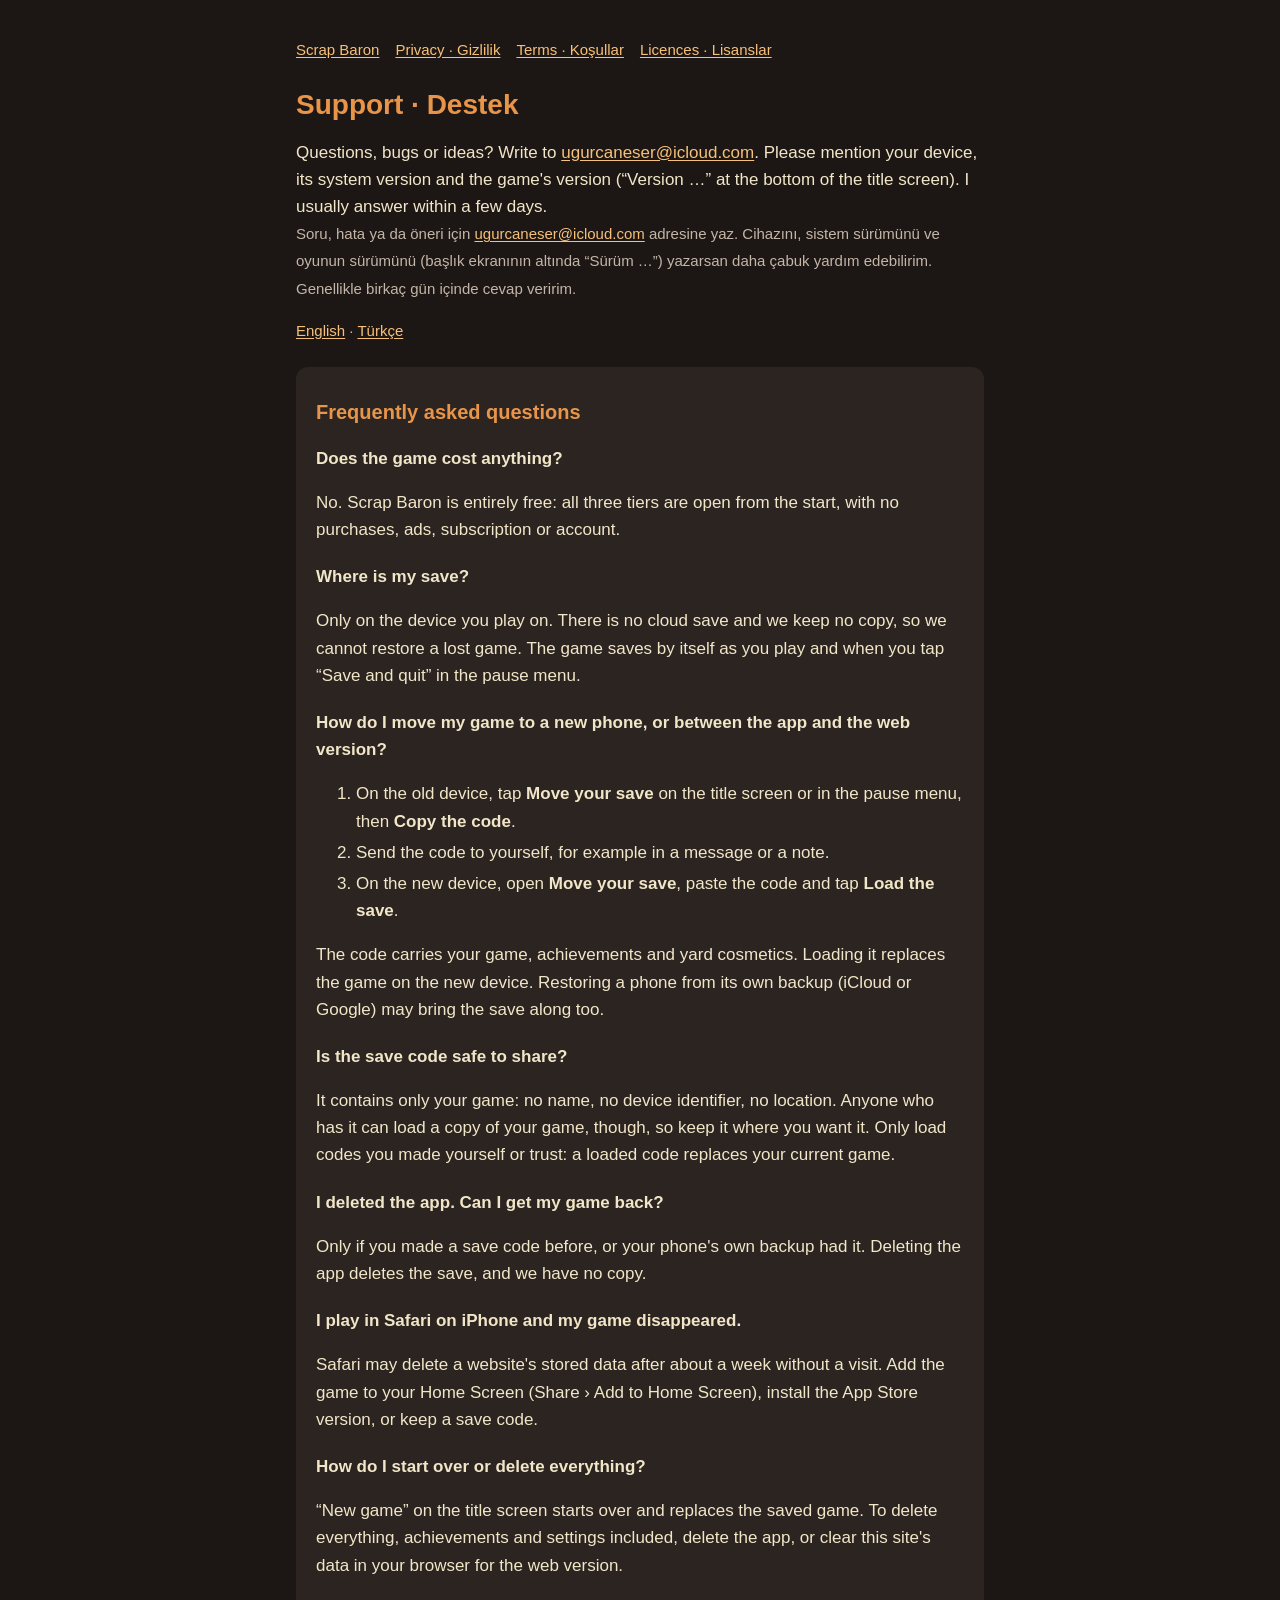
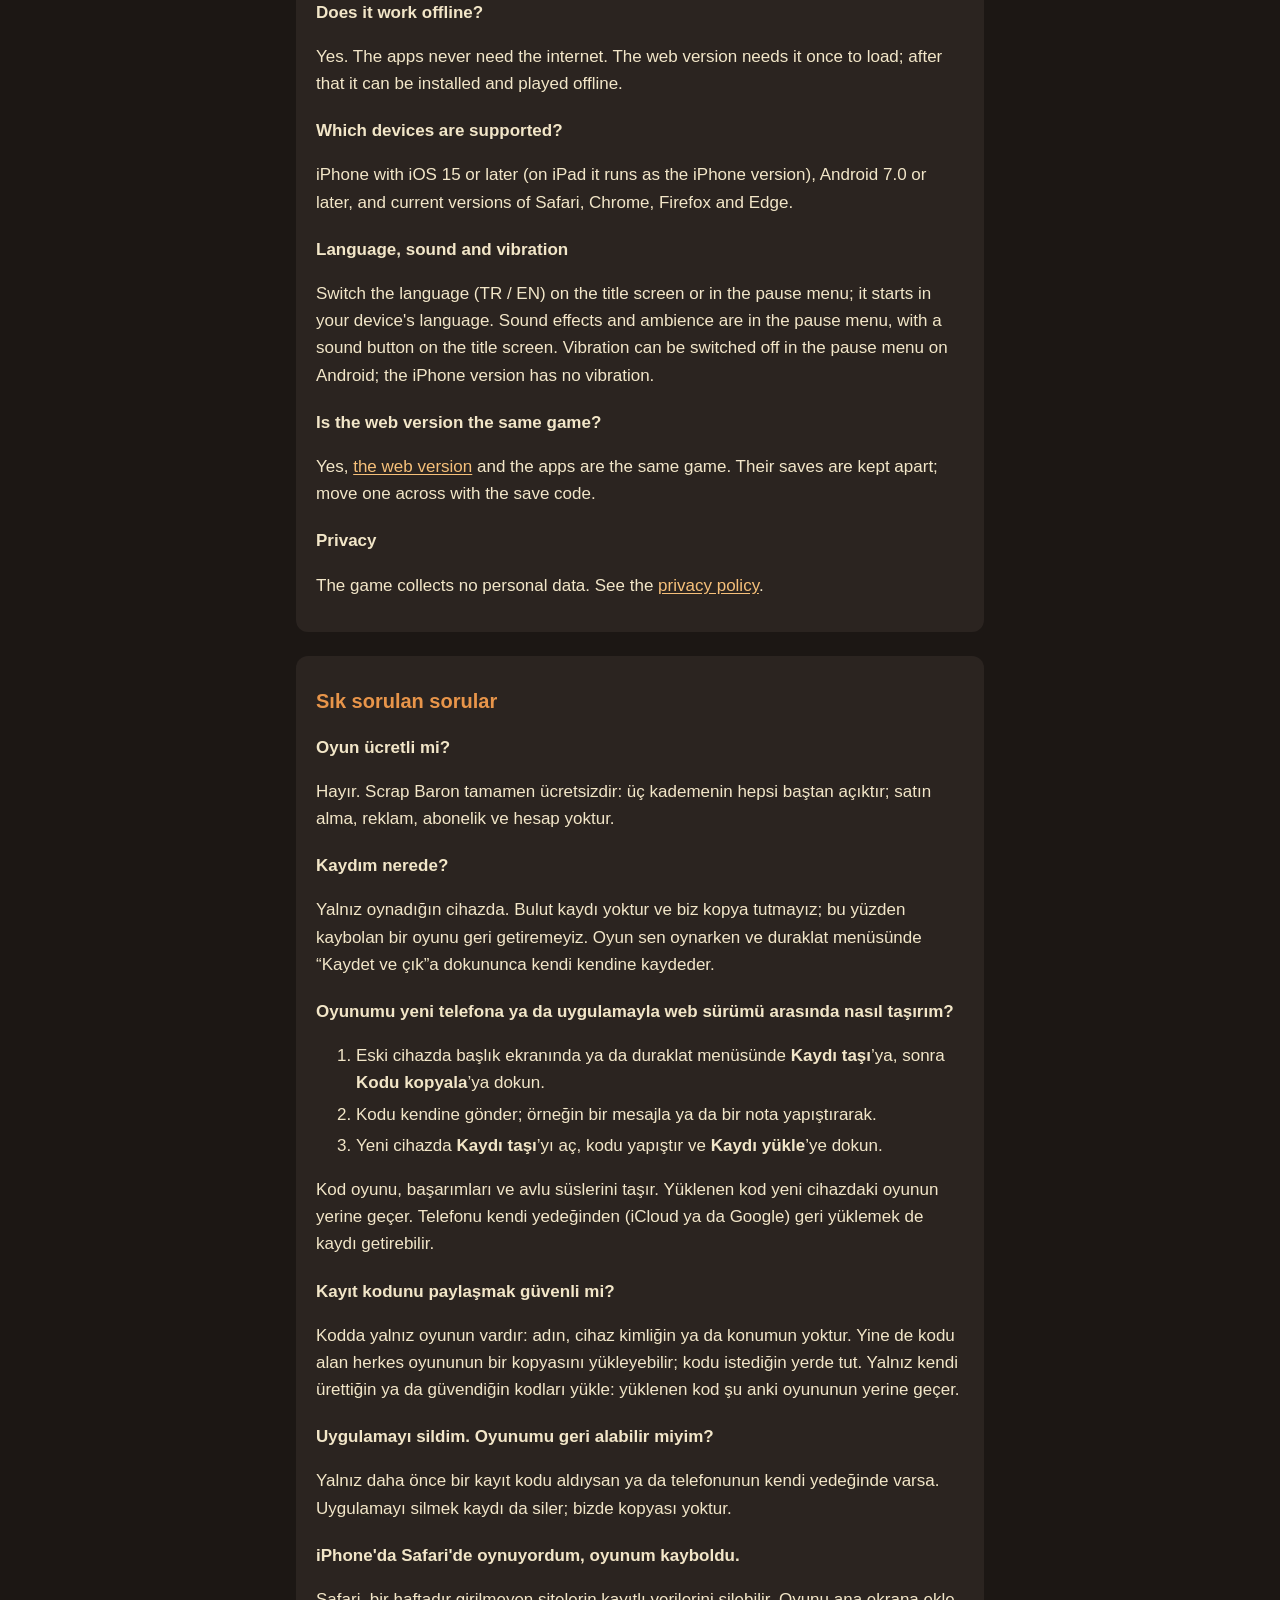
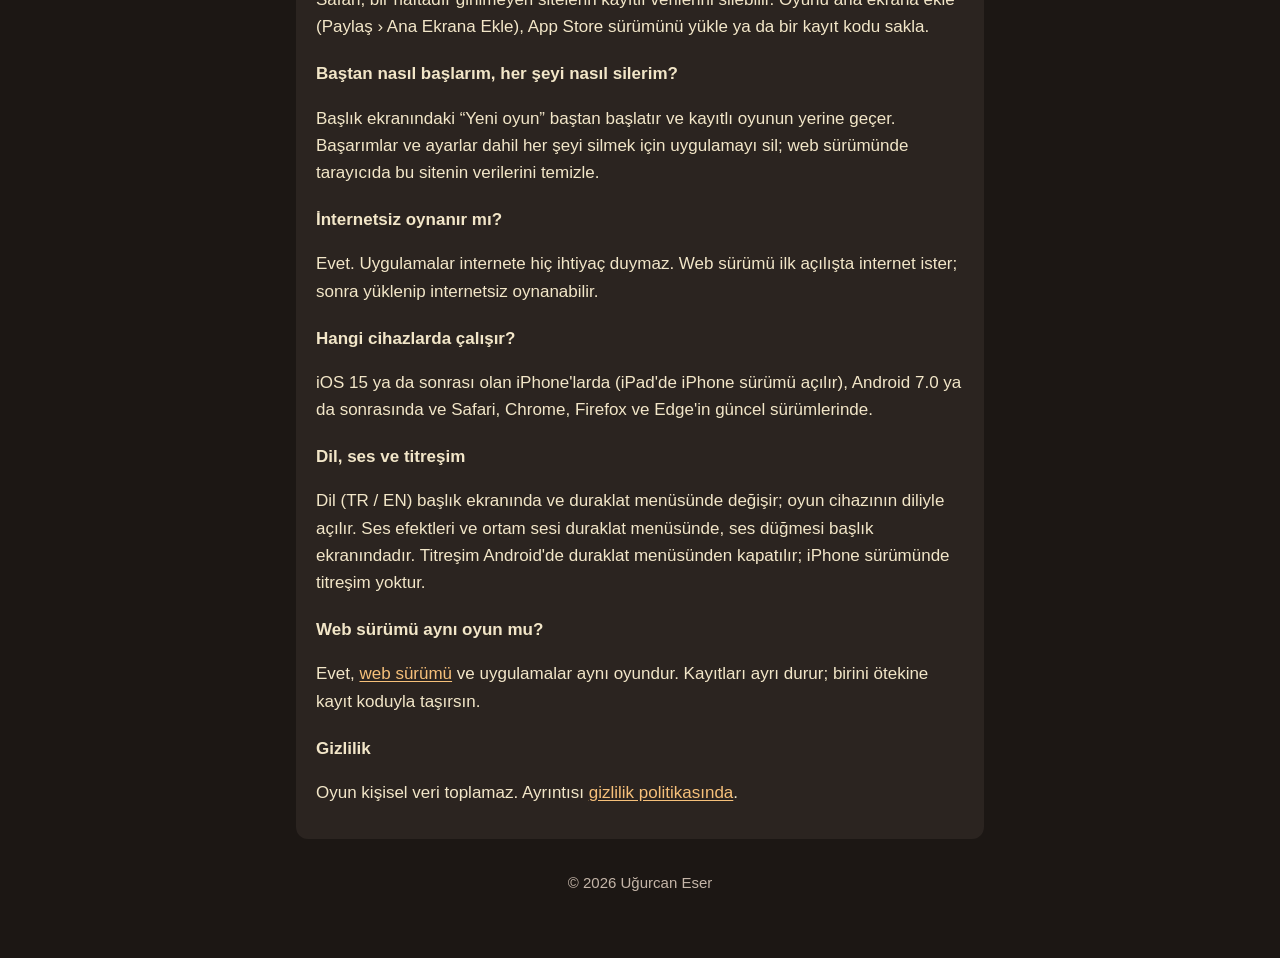
<file: support/index.html>
<!doctype html>
<html lang="en">
<head>
<meta charset="utf-8">
<meta name="viewport" content="width=device-width, initial-scale=1">
<meta name="color-scheme" content="dark">
<meta name="description" content="Scrap Baron support: contact, saves, the save code, devices. Scrap Baron destek: iletişim, kayıt, kayıt kodu, cihazlar.">
<title>Scrap Baron – Support / Destek</title>
<link rel="icon" href="../icon.png">
<link rel="stylesheet" href="../style.css">
</head>
<body>
<main>
  <nav><a href="../">Scrap Baron</a><a href="../privacy/">Privacy · Gizlilik</a><a href="../terms/">Terms · Koşullar</a><a href="../licenses/">Licences · Lisanslar</a></nav>
  <h1>Support · Destek</h1>
  <p>Questions, bugs or ideas? Write to <a href="mailto:ugurcaneser@icloud.com?subject=Scrap%20Baron">ugurcaneser@icloud.com</a>. Please mention your device, its system version and the game's version (“Version …” at the bottom of the title screen). I usually answer within a few days.<br>
     <span class="muted" lang="tr">Soru, hata ya da öneri için <a href="mailto:ugurcaneser@icloud.com?subject=Scrap%20Baron">ugurcaneser@icloud.com</a> adresine yaz. Cihazını, sistem sürümünü ve oyunun sürümünü (başlık ekranının altında “Sürüm …”) yazarsan daha çabuk yardım edebilirim. Genellikle birkaç gün içinde cevap veririm.</span></p>
  <p class="langs"><a href="#en">English</a> · <a href="#tr">Türkçe</a></p>

  <section id="en" lang="en">
    <h2>Frequently asked questions</h2>

    <h3>Does the game cost anything?</h3>
    <p>No. Scrap Baron is entirely free: all three tiers are open from the start, with no purchases, ads, subscription or account.</p>

    <h3>Where is my save?</h3>
    <p>Only on the device you play on. There is no cloud save and we keep no copy, so we cannot restore a lost game. The game saves by itself as you play and when you tap “Save and quit” in the pause menu.</p>

    <h3>How do I move my game to a new phone, or between the app and the web version?</h3>
    <ol>
      <li>On the old device, tap <strong>Move your save</strong> on the title screen or in the pause menu, then <strong>Copy the code</strong>.</li>
      <li>Send the code to yourself, for example in a message or a note.</li>
      <li>On the new device, open <strong>Move your save</strong>, paste the code and tap <strong>Load the save</strong>.</li>
    </ol>
    <p>The code carries your game, achievements and yard cosmetics. Loading it replaces the game on the new device. Restoring a phone from its own backup (iCloud or Google) may bring the save along too.</p>

    <h3>Is the save code safe to share?</h3>
    <p>It contains only your game: no name, no device identifier, no location. Anyone who has it can load a copy of your game, though, so keep it where you want it. Only load codes you made yourself or trust: a loaded code replaces your current game.</p>

    <h3>I deleted the app. Can I get my game back?</h3>
    <p>Only if you made a save code before, or your phone's own backup had it. Deleting the app deletes the save, and we have no copy.</p>

    <h3>I play in Safari on iPhone and my game disappeared.</h3>
    <p>Safari may delete a website's stored data after about a week without a visit. Add the game to your Home Screen (Share › Add to Home Screen), install the App Store version, or keep a save code.</p>

    <h3>How do I start over or delete everything?</h3>
    <p>“New game” on the title screen starts over and replaces the saved game. To delete everything, achievements and settings included, delete the app, or clear this site's data in your browser for the web version.</p>

    <h3>Does it work offline?</h3>
    <p>Yes. The apps never need the internet. The web version needs it once to load; after that it can be installed and played offline.</p>

    <h3>Which devices are supported?</h3>
    <p>iPhone with iOS 15 or later (on iPad it runs as the iPhone version), Android 7.0 or later, and current versions of Safari, Chrome, Firefox and Edge.</p>

    <h3>Language, sound and vibration</h3>
    <p>Switch the language (TR / EN) on the title screen or in the pause menu; it starts in your device's language. Sound effects and ambience are in the pause menu, with a sound button on the title screen. Vibration can be switched off in the pause menu on Android; the iPhone version has no vibration.</p>

    <h3>Is the web version the same game?</h3>
    <p>Yes, <a href="https://scrap-baron.ugurcaneser.workers.dev/">the web version</a> and the apps are the same game. Their saves are kept apart; move one across with the save code.</p>

    <h3>Privacy</h3>
    <p>The game collects no personal data. See the <a href="../privacy/#en">privacy policy</a>.</p>
  </section>

  <section id="tr" lang="tr">
    <h2>Sık sorulan sorular</h2>

    <h3>Oyun ücretli mi?</h3>
    <p>Hayır. Scrap Baron tamamen ücretsizdir: üç kademenin hepsi baştan açıktır; satın alma, reklam, abonelik ve hesap yoktur.</p>

    <h3>Kaydım nerede?</h3>
    <p>Yalnız oynadığın cihazda. Bulut kaydı yoktur ve biz kopya tutmayız; bu yüzden kaybolan bir oyunu geri getiremeyiz. Oyun sen oynarken ve duraklat menüsünde “Kaydet ve çık”a dokununca kendi kendine kaydeder.</p>

    <h3>Oyunumu yeni telefona ya da uygulamayla web sürümü arasında nasıl taşırım?</h3>
    <ol>
      <li>Eski cihazda başlık ekranında ya da duraklat menüsünde <strong>Kaydı taşı</strong>’ya, sonra <strong>Kodu kopyala</strong>’ya dokun.</li>
      <li>Kodu kendine gönder; örneğin bir mesajla ya da bir nota yapıştırarak.</li>
      <li>Yeni cihazda <strong>Kaydı taşı</strong>’yı aç, kodu yapıştır ve <strong>Kaydı yükle</strong>’ye dokun.</li>
    </ol>
    <p>Kod oyunu, başarımları ve avlu süslerini taşır. Yüklenen kod yeni cihazdaki oyunun yerine geçer. Telefonu kendi yedeğinden (iCloud ya da Google) geri yüklemek de kaydı getirebilir.</p>

    <h3>Kayıt kodunu paylaşmak güvenli mi?</h3>
    <p>Kodda yalnız oyunun vardır: adın, cihaz kimliğin ya da konumun yoktur. Yine de kodu alan herkes oyununun bir kopyasını yükleyebilir; kodu istediğin yerde tut. Yalnız kendi ürettiğin ya da güvendiğin kodları yükle: yüklenen kod şu anki oyununun yerine geçer.</p>

    <h3>Uygulamayı sildim. Oyunumu geri alabilir miyim?</h3>
    <p>Yalnız daha önce bir kayıt kodu aldıysan ya da telefonunun kendi yedeğinde varsa. Uygulamayı silmek kaydı da siler; bizde kopyası yoktur.</p>

    <h3>iPhone'da Safari'de oynuyordum, oyunum kayboldu.</h3>
    <p>Safari, bir haftadır girilmeyen sitelerin kayıtlı verilerini silebilir. Oyunu ana ekrana ekle (Paylaş › Ana Ekrana Ekle), App Store sürümünü yükle ya da bir kayıt kodu sakla.</p>

    <h3>Baştan nasıl başlarım, her şeyi nasıl silerim?</h3>
    <p>Başlık ekranındaki “Yeni oyun” baştan başlatır ve kayıtlı oyunun yerine geçer. Başarımlar ve ayarlar dahil her şeyi silmek için uygulamayı sil; web sürümünde tarayıcıda bu sitenin verilerini temizle.</p>

    <h3>İnternetsiz oynanır mı?</h3>
    <p>Evet. Uygulamalar internete hiç ihtiyaç duymaz. Web sürümü ilk açılışta internet ister; sonra yüklenip internetsiz oynanabilir.</p>

    <h3>Hangi cihazlarda çalışır?</h3>
    <p>iOS 15 ya da sonrası olan iPhone'larda (iPad'de iPhone sürümü açılır), Android 7.0 ya da sonrasında ve Safari, Chrome, Firefox ve Edge'in güncel sürümlerinde.</p>

    <h3>Dil, ses ve titreşim</h3>
    <p>Dil (TR / EN) başlık ekranında ve duraklat menüsünde değişir; oyun cihazının diliyle açılır. Ses efektleri ve ortam sesi duraklat menüsünde, ses düğmesi başlık ekranındadır. Titreşim Android'de duraklat menüsünden kapatılır; iPhone sürümünde titreşim yoktur.</p>

    <h3>Web sürümü aynı oyun mu?</h3>
    <p>Evet, <a href="https://scrap-baron.ugurcaneser.workers.dev/">web sürümü</a> ve uygulamalar aynı oyundur. Kayıtları ayrı durur; birini ötekine kayıt koduyla taşırsın.</p>

    <h3>Gizlilik</h3>
    <p>Oyun kişisel veri toplamaz. Ayrıntısı <a href="../privacy/#tr">gizlilik politikasında</a>.</p>
  </section>

  <footer>
    <p class="muted">© 2026 Uğurcan Eser</p>
  </footer>
</main>
</body>
</html>
</file>
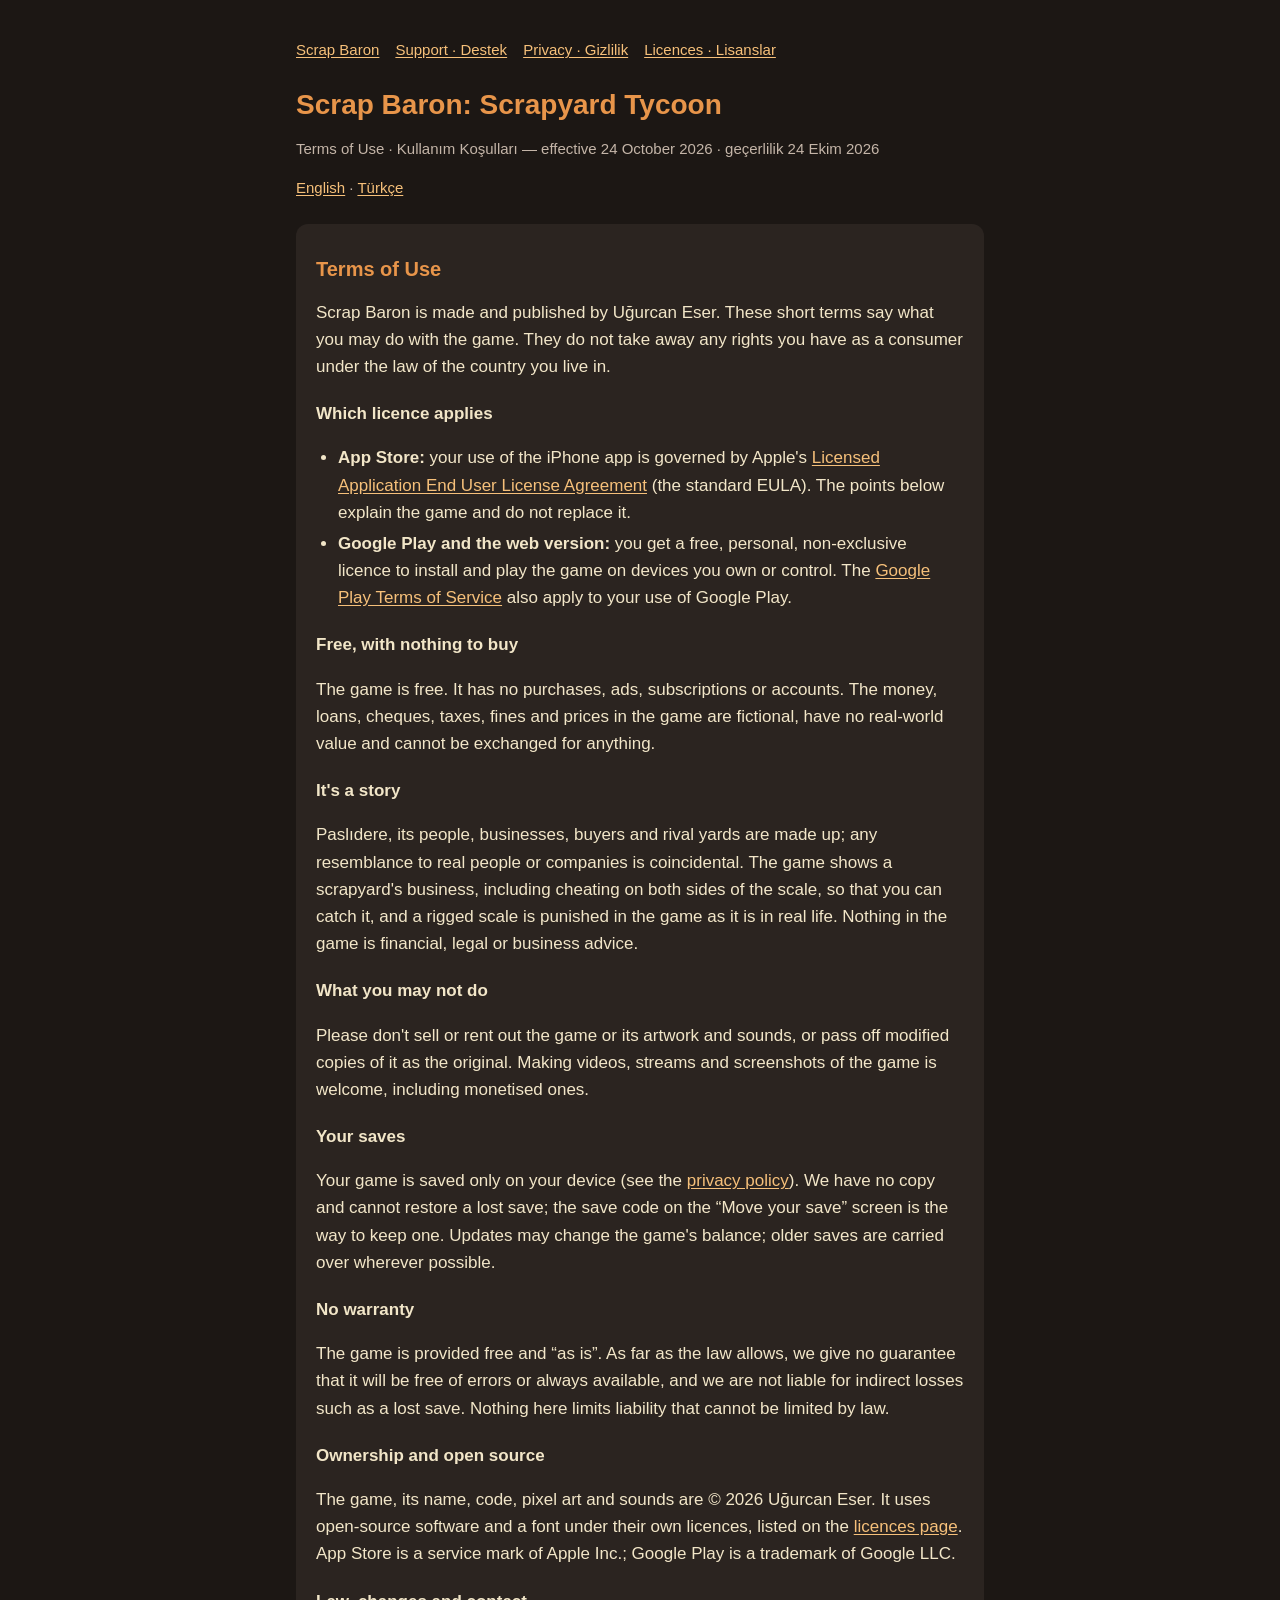
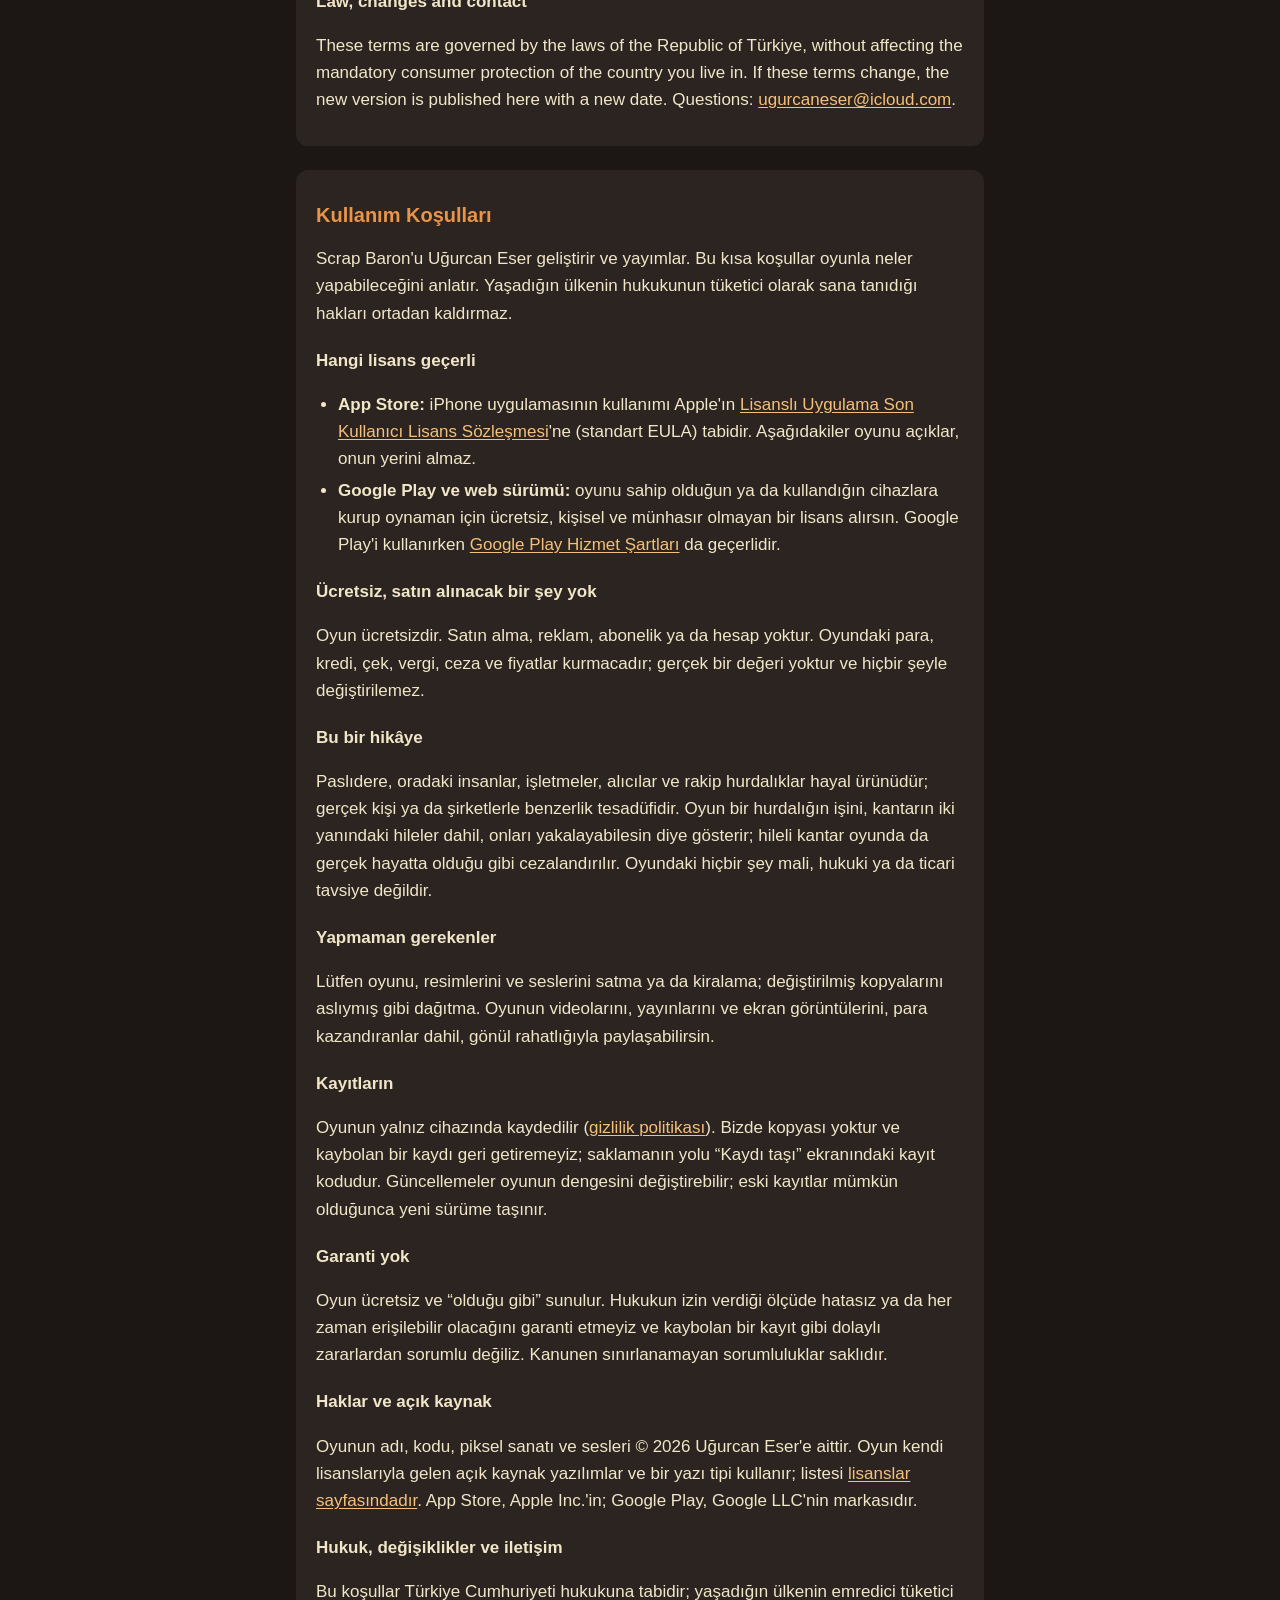
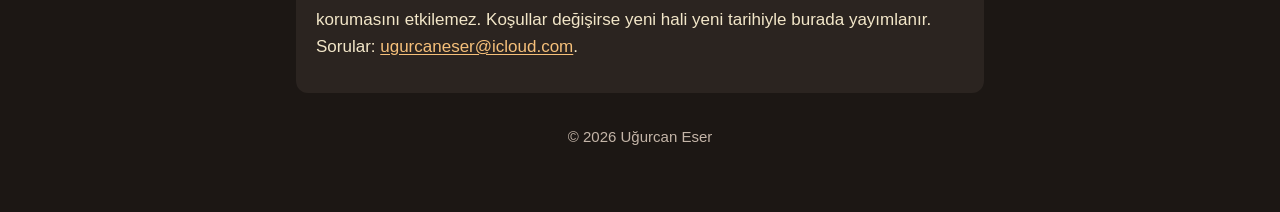
<file: terms/index.html>
<!doctype html>
<html lang="en">
<head>
<meta charset="utf-8">
<meta name="viewport" content="width=device-width, initial-scale=1">
<meta name="color-scheme" content="dark">
<meta name="description" content="Scrap Baron terms of use. Scrap Baron kullanım koşulları.">
<title>Scrap Baron – Terms of Use / Kullanım Koşulları</title>
<link rel="icon" href="../icon.png">
<link rel="stylesheet" href="../style.css">
</head>
<body>
<main>
  <nav><a href="../">Scrap Baron</a><a href="../support/">Support · Destek</a><a href="../privacy/">Privacy · Gizlilik</a><a href="../licenses/">Licences · Lisanslar</a></nav>
  <h1>Scrap Baron: Scrapyard Tycoon</h1>
  <p class="muted">Terms of Use · Kullanım Koşulları — effective 24 October 2026 · geçerlilik 24 Ekim 2026</p>
  <p class="langs"><a href="#en">English</a> · <a href="#tr">Türkçe</a></p>

  <section id="en" lang="en">
    <h2>Terms of Use</h2>
    <p>Scrap Baron is made and published by Uğurcan Eser. These short terms say what you may do with the game. They do not take away any rights you have as a consumer under the law of the country you live in.</p>

    <h3>Which licence applies</h3>
    <ul>
      <li><strong>App Store:</strong> your use of the iPhone app is governed by Apple's <a href="https://www.apple.com/legal/internet-services/itunes/dev/stdeula/">Licensed Application End User License Agreement</a> (the standard EULA). The points below explain the game and do not replace it.</li>
      <li><strong>Google Play and the web version:</strong> you get a free, personal, non-exclusive licence to install and play the game on devices you own or control. The <a href="https://play.google.com/about/play-terms/">Google Play Terms of Service</a> also apply to your use of Google Play.</li>
    </ul>

    <h3>Free, with nothing to buy</h3>
    <p>The game is free. It has no purchases, ads, subscriptions or accounts. The money, loans, cheques, taxes, fines and prices in the game are fictional, have no real-world value and cannot be exchanged for anything.</p>

    <h3>It's a story</h3>
    <p>Paslıdere, its people, businesses, buyers and rival yards are made up; any resemblance to real people or companies is coincidental. The game shows a scrapyard's business, including cheating on both sides of the scale, so that you can catch it, and a rigged scale is punished in the game as it is in real life. Nothing in the game is financial, legal or business advice.</p>

    <h3>What you may not do</h3>
    <p>Please don't sell or rent out the game or its artwork and sounds, or pass off modified copies of it as the original. Making videos, streams and screenshots of the game is welcome, including monetised ones.</p>

    <h3>Your saves</h3>
    <p>Your game is saved only on your device (see the <a href="../privacy/#en">privacy policy</a>). We have no copy and cannot restore a lost save; the save code on the “Move your save” screen is the way to keep one. Updates may change the game's balance; older saves are carried over wherever possible.</p>

    <h3>No warranty</h3>
    <p>The game is provided free and “as is”. As far as the law allows, we give no guarantee that it will be free of errors or always available, and we are not liable for indirect losses such as a lost save. Nothing here limits liability that cannot be limited by law.</p>

    <h3>Ownership and open source</h3>
    <p>The game, its name, code, pixel art and sounds are © 2026 Uğurcan Eser. It uses open-source software and a font under their own licences, listed on the <a href="../licenses/">licences page</a>. App Store is a service mark of Apple Inc.; Google Play is a trademark of Google LLC.</p>

    <h3>Law, changes and contact</h3>
    <p>These terms are governed by the laws of the Republic of Türkiye, without affecting the mandatory consumer protection of the country you live in. If these terms change, the new version is published here with a new date. Questions: <a href="mailto:ugurcaneser@icloud.com">ugurcaneser@icloud.com</a>.</p>
  </section>

  <section id="tr" lang="tr">
    <h2>Kullanım Koşulları</h2>
    <p>Scrap Baron'u Uğurcan Eser geliştirir ve yayımlar. Bu kısa koşullar oyunla neler yapabileceğini anlatır. Yaşadığın ülkenin hukukunun tüketici olarak sana tanıdığı hakları ortadan kaldırmaz.</p>

    <h3>Hangi lisans geçerli</h3>
    <ul>
      <li><strong>App Store:</strong> iPhone uygulamasının kullanımı Apple'ın <a href="https://www.apple.com/legal/internet-services/itunes/dev/stdeula/">Lisanslı Uygulama Son Kullanıcı Lisans Sözleşmesi</a>'ne (standart EULA) tabidir. Aşağıdakiler oyunu açıklar, onun yerini almaz.</li>
      <li><strong>Google Play ve web sürümü:</strong> oyunu sahip olduğun ya da kullandığın cihazlara kurup oynaman için ücretsiz, kişisel ve münhasır olmayan bir lisans alırsın. Google Play'i kullanırken <a href="https://play.google.com/about/play-terms/?hl=tr">Google Play Hizmet Şartları</a> da geçerlidir.</li>
    </ul>

    <h3>Ücretsiz, satın alınacak bir şey yok</h3>
    <p>Oyun ücretsizdir. Satın alma, reklam, abonelik ya da hesap yoktur. Oyundaki para, kredi, çek, vergi, ceza ve fiyatlar kurmacadır; gerçek bir değeri yoktur ve hiçbir şeyle değiştirilemez.</p>

    <h3>Bu bir hikâye</h3>
    <p>Paslıdere, oradaki insanlar, işletmeler, alıcılar ve rakip hurdalıklar hayal ürünüdür; gerçek kişi ya da şirketlerle benzerlik tesadüfidir. Oyun bir hurdalığın işini, kantarın iki yanındaki hileler dahil, onları yakalayabilesin diye gösterir; hileli kantar oyunda da gerçek hayatta olduğu gibi cezalandırılır. Oyundaki hiçbir şey mali, hukuki ya da ticari tavsiye değildir.</p>

    <h3>Yapmaman gerekenler</h3>
    <p>Lütfen oyunu, resimlerini ve seslerini satma ya da kiralama; değiştirilmiş kopyalarını aslıymış gibi dağıtma. Oyunun videolarını, yayınlarını ve ekran görüntülerini, para kazandıranlar dahil, gönül rahatlığıyla paylaşabilirsin.</p>

    <h3>Kayıtların</h3>
    <p>Oyunun yalnız cihazında kaydedilir (<a href="../privacy/#tr">gizlilik politikası</a>). Bizde kopyası yoktur ve kaybolan bir kaydı geri getiremeyiz; saklamanın yolu “Kaydı taşı” ekranındaki kayıt kodudur. Güncellemeler oyunun dengesini değiştirebilir; eski kayıtlar mümkün olduğunca yeni sürüme taşınır.</p>

    <h3>Garanti yok</h3>
    <p>Oyun ücretsiz ve “olduğu gibi” sunulur. Hukukun izin verdiği ölçüde hatasız ya da her zaman erişilebilir olacağını garanti etmeyiz ve kaybolan bir kayıt gibi dolaylı zararlardan sorumlu değiliz. Kanunen sınırlanamayan sorumluluklar saklıdır.</p>

    <h3>Haklar ve açık kaynak</h3>
    <p>Oyunun adı, kodu, piksel sanatı ve sesleri © 2026 Uğurcan Eser'e aittir. Oyun kendi lisanslarıyla gelen açık kaynak yazılımlar ve bir yazı tipi kullanır; listesi <a href="../licenses/">lisanslar sayfasındadır</a>. App Store, Apple Inc.'in; Google Play, Google LLC'nin markasıdır.</p>

    <h3>Hukuk, değişiklikler ve iletişim</h3>
    <p>Bu koşullar Türkiye Cumhuriyeti hukukuna tabidir; yaşadığın ülkenin emredici tüketici korumasını etkilemez. Koşullar değişirse yeni hali yeni tarihiyle burada yayımlanır. Sorular: <a href="mailto:ugurcaneser@icloud.com">ugurcaneser@icloud.com</a>.</p>
  </section>

  <footer>
    <p class="muted">© 2026 Uğurcan Eser</p>
  </footer>
</main>
</body>
</html>
</file>
<file: style.css>
/* Scrap Baron pages: the hexsmith-site pattern in the game's own palette (warm night yard, copper). */
:root {
  --bg: #1c1714;
  --card: #2b2420;
  --line: #3d332d;
  --text: #f2e6c8;
  --muted: #c4b5a8;
  --accent: #e8954a;
  --link: #f6c07a;
  color-scheme: dark;
}
* { box-sizing: border-box; }
html { -webkit-text-size-adjust: 100%; scroll-padding-top: 16px; }
body { margin: 0; background: var(--bg); color: var(--text);
       font: 17px/1.6 -apple-system, BlinkMacSystemFont, "Segoe UI", Roboto, sans-serif; }
main { max-width: 720px; margin: 0 auto; padding: 32px 16px 48px; }
h1 { color: var(--accent); font-size: 28px; line-height: 1.2; margin: 0 0 4px; }
h2 { font-size: 20px; line-height: 1.3; margin: 28px 0 8px; color: var(--accent); }
h3 { font-size: 17px; margin: 20px 0 2px; }
section { background: var(--card); border-radius: 12px; padding: 4px 20px 16px; margin-top: 24px; }
p, li { color: var(--text); }
ul { padding-left: 22px; }
li + li { margin-top: 4px; }
.muted { color: var(--muted); font-size: 15px; }
.lead { border-left: 4px solid var(--accent); padding: 8px 14px; background: rgba(232, 149, 74, 0.08); border-radius: 0 8px 8px 0; }
a { color: var(--link); text-underline-offset: 2px; }
a:focus-visible { outline: 3px solid var(--link); outline-offset: 2px; border-radius: 2px; }
nav { font-size: 15px; margin-bottom: 20px; display: flex; flex-wrap: wrap; gap: 4px 16px; }
nav a { display: inline-block; padding: 6px 0; min-height: 32px; }
.langs { font-size: 15px; color: var(--muted); }
.icon { width: 128px; height: 128px; border-radius: 28px; image-rendering: pixelated; }
.hero { text-align: center; }
.hero h1 { font-size: 36px; margin-top: 12px; }
.links { display: flex; flex-wrap: wrap; justify-content: center; gap: 8px 20px; }
.links a { padding: 8px 0; }
table { width: 100%; border-collapse: collapse; font-size: 15px; }
th, td { text-align: left; vertical-align: top; padding: 8px 6px; border-bottom: 1px solid var(--line); }
th { color: var(--muted); font-weight: 600; }
@media (max-width: 560px) {
  /* The components table becomes one card per row on phones. */
  thead { display: none; }
  table, tbody, tr, td { display: block; width: 100%; }
  tr { padding: 10px 0; border-bottom: 1px solid var(--line); }
  td { border: 0; padding: 1px 0; }
}
details { margin: 12px 0; }
summary { cursor: pointer; color: var(--link); padding: 6px 0; }
pre { white-space: pre-wrap; word-break: break-word; font: 13px/1.5 ui-monospace, SFMono-Regular, Menlo, monospace;
      background: var(--bg); border: 1px solid var(--line); border-radius: 8px; padding: 12px; color: var(--muted); }
footer { margin-top: 32px; text-align: center; }
</file>
